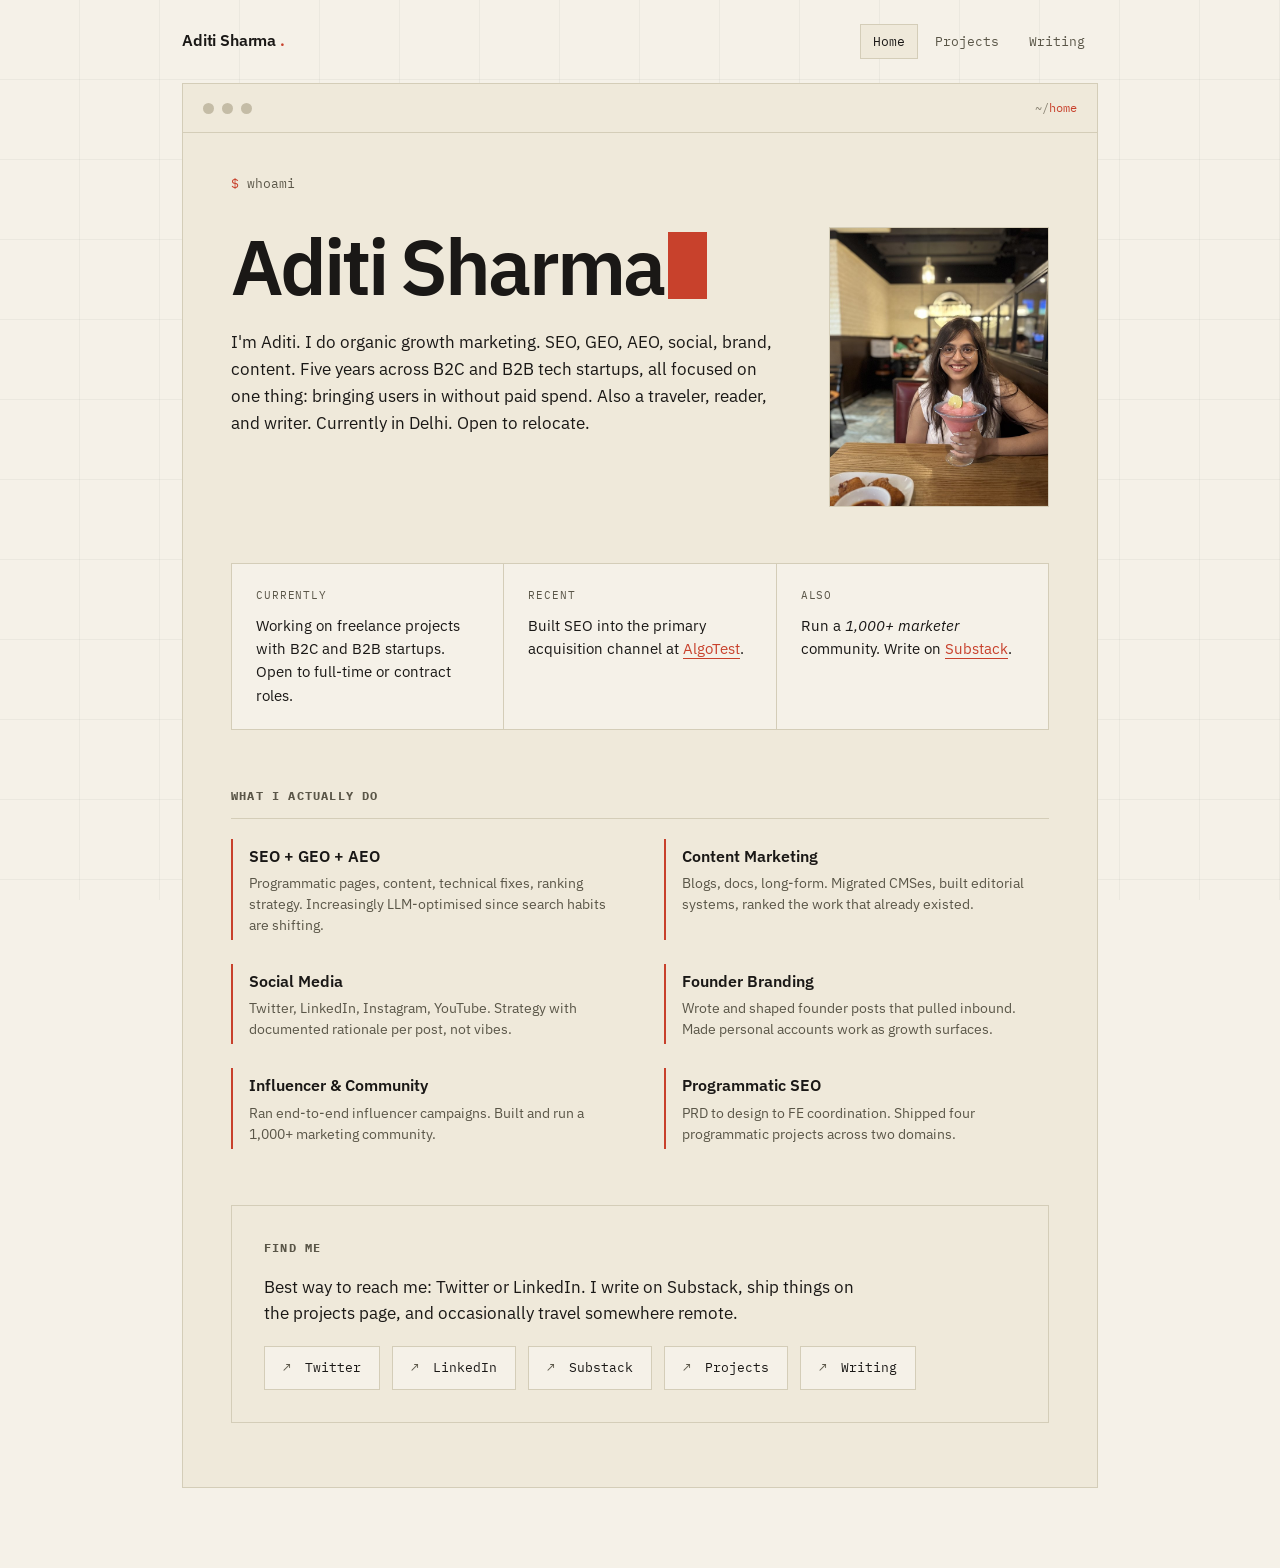
<file: index.html>
<!DOCTYPE html>
<html lang="en">
<head>
<meta charset="UTF-8">
<meta name="viewport" content="width=device-width, initial-scale=1.0">
<title>Aditi Sharma · Organic Growth Marketer</title>
<link rel="preconnect" href="https://fonts.googleapis.com">
<link rel="preconnect" href="https://fonts.gstatic.com" crossorigin>
<link href="https://fonts.googleapis.com/css2?family=IBM+Plex+Mono:wght@300;400;500;600&family=IBM+Plex+Sans:wght@300;400;500;600&display=swap" rel="stylesheet">
<link rel="stylesheet" href="shared.css">
<style>
  /* HOME-SPECIFIC */
  .hero-row {
    display: grid;
    grid-template-columns: 1fr 220px;
    gap: 48px;
    align-items: start;
    margin: 32px 0 56px;
  }
  .hero-row .hero-text h1 {
    font-family: 'IBM Plex Sans', sans-serif;
    font-weight: 600;
    font-size: clamp(40px, 7vw, 78px);
    line-height: 1;
    letter-spacing: -0.04em;
    margin-bottom: 24px;
    color: var(--text);
  }
  .hero-row .hero-text h1 .blink {
    display: inline-block;
    width: 0.5em;
    height: 0.85em;
    background: var(--accent);
    vertical-align: -0.05em;
    margin-left: 4px;
    animation: blink 1.1s step-end infinite;
  }
  @keyframes blink { 50% { opacity: 0; } }
  .hero-row .bio {
    font-family: 'IBM Plex Sans', sans-serif;
    font-size: 17px;
    line-height: 1.6;
    color: var(--text);
    max-width: 60ch;
    margin-bottom: 0;
  }
  .hero-row .photo {
    width: 220px;
    height: 280px;
    background: var(--panel);
    border: 1px solid var(--line);
    display: flex;
    align-items: center;
    justify-content: center;
    color: var(--dim-bright);
    font-family: 'IBM Plex Mono', monospace;
    font-size: 11px;
    text-align: center;
    overflow: hidden;
  }
  .hero-row .photo img {
    width: 100%;
    height: 100%;
    object-fit: cover;
  }
  .hero-row .photo .placeholder {
    padding: 16px;
    line-height: 1.5;
  }

  /* CALLOUT STRIP */
  .callouts {
    display: grid;
    grid-template-columns: repeat(3, 1fr);
    gap: 1px;
    background: var(--line);
    border: 1px solid var(--line);
    margin: 0 0 56px;
  }
  .callouts .c {
    background: var(--bg);
    padding: 22px 24px;
  }
  .callouts .c .label {
    color: var(--dim-bright);
    font-family: 'IBM Plex Mono', monospace;
    font-size: 11px;
    text-transform: uppercase;
    letter-spacing: 0.08em;
    margin-bottom: 10px;
  }
  .callouts .c .body {
    font-family: 'IBM Plex Sans', sans-serif;
    font-size: 15px;
    line-height: 1.55;
    color: var(--text);
  }
  .callouts .c .body a {
    color: var(--accent);
    text-decoration: none;
    border-bottom: 1px solid var(--accent);
  }

  /* WHAT I DO BLOCK */
  .skills-section {
    margin: 56px 0;
  }
  .skills-section h2 {
    font-family: 'IBM Plex Mono', monospace;
    font-size: 12px;
    color: var(--dim-bright);
    letter-spacing: 0.1em;
    text-transform: uppercase;
    margin-bottom: 20px;
    padding-bottom: 12px;
    border-bottom: 1px solid var(--line);
  }
  .skill-grid {
    display: grid;
    grid-template-columns: repeat(2, 1fr);
    gap: 24px 48px;
  }
  .skill {
    border-left: 2px solid var(--accent);
    padding: 4px 0 4px 16px;
  }
  .skill .name {
    font-family: 'IBM Plex Sans', sans-serif;
    font-weight: 600;
    font-size: 16px;
    color: var(--text);
    margin-bottom: 4px;
  }
  .skill .desc {
    font-family: 'IBM Plex Sans', sans-serif;
    font-size: 14px;
    line-height: 1.5;
    color: var(--dim-bright);
  }

  /* CONTACT BLOCK */
  .contact-section {
    margin: 56px 0 24px;
    padding: 32px;
    background: var(--panel);
    border: 1px solid var(--line);
  }
  .contact-section h2 {
    font-family: 'IBM Plex Mono', monospace;
    font-size: 12px;
    color: var(--dim-bright);
    letter-spacing: 0.1em;
    text-transform: uppercase;
    margin-bottom: 16px;
  }
  .contact-section p {
    font-family: 'IBM Plex Sans', sans-serif;
    font-size: 17px;
    line-height: 1.55;
    color: var(--text);
    margin-bottom: 20px;
    max-width: 60ch;
  }
  .contact-links {
    display: flex;
    flex-wrap: wrap;
    gap: 12px;
  }
  .contact-links a {
    color: var(--text);
    text-decoration: none;
    padding: 10px 18px;
    border: 1px solid var(--line);
    background: var(--bg);
    font-family: 'IBM Plex Mono', monospace;
    font-size: 13px;
    transition: all 0.15s;
  }
  .contact-links a:hover {
    border-color: var(--accent);
    color: var(--accent);
  }
  .contact-links a .arrow {
    color: var(--dim-bright);
    margin-right: 6px;
  }

  @media (max-width: 768px) {
    .hero-row {
      grid-template-columns: 1fr;
      gap: 32px;
    }
    .hero-row .photo { width: 160px; height: 200px; }
    .callouts { grid-template-columns: 1fr; }
    .skill-grid { grid-template-columns: 1fr; gap: 20px; }
    .contact-section { padding: 24px; }
  }
</style>
</head>
<body>

<nav class="topnav">
  <a href="./" class="brand">Aditi Sharma<span class="dot">.</span></a>
  <div class="links">
    <a href="./" class="active">Home</a>
    <a href="projects/">Projects</a>
    <a href="writing/">Writing</a>
  </div>
</nav>

<div class="wrap">

  <div class="term-header">
    <div class="dots"><span></span><span></span><span></span></div>
    <div class="path">~/<span class="accent">home</span></div>
  </div>

  <div class="term-body">

    <div class="prompt"><span class="green">$</span> whoami</div>

    <div class="hero-row">
      <div class="hero-text">
        <h1>Aditi Sharma<span class="blink"></span></h1>
        <p class="bio">
          I'm Aditi. I do organic growth marketing. SEO, GEO, AEO, social, brand, content. Five years across B2C and B2B tech startups, all focused on one thing: bringing users in without paid spend. Also a traveler, reader, and writer. Currently in Delhi. Open to relocate.
        </p>
      </div>
      <div class="photo">
        <img src="img/aditi.jpg" alt="Aditi Sharma">
      </div>
    </div>

    <div class="callouts">
      <div class="c">
        <div class="label">Currently</div>
        <div class="body">Working on freelance projects with B2C and B2B startups. Open to full-time or contract roles.</div>
      </div>
      <div class="c">
        <div class="label">Recent</div>
        <div class="body">Built SEO into the primary acquisition channel at <a href="projects/">AlgoTest</a>.</div>
      </div>
      <div class="c">
        <div class="label">Also</div>
        <div class="body">Run a <em>1,000+ marketer</em> community. Write on <a href="https://airwarmedd.substack.com/">Substack</a>.</div>
      </div>
    </div>

    <div class="skills-section">
      <h2>What I actually do</h2>
      <div class="skill-grid">
        <div class="skill">
          <div class="name">SEO + GEO + AEO</div>
          <div class="desc">Programmatic pages, content, technical fixes, ranking strategy. Increasingly LLM-optimised since search habits are shifting.</div>
        </div>
        <div class="skill">
          <div class="name">Content Marketing</div>
          <div class="desc">Blogs, docs, long-form. Migrated CMSes, built editorial systems, ranked the work that already existed.</div>
        </div>
        <div class="skill">
          <div class="name">Social Media</div>
          <div class="desc">Twitter, LinkedIn, Instagram, YouTube. Strategy with documented rationale per post, not vibes.</div>
        </div>
        <div class="skill">
          <div class="name">Founder Branding</div>
          <div class="desc">Wrote and shaped founder posts that pulled inbound. Made personal accounts work as growth surfaces.</div>
        </div>
        <div class="skill">
          <div class="name">Influencer & Community</div>
          <div class="desc">Ran end-to-end influencer campaigns. Built and run a 1,000+ marketing community.</div>
        </div>
        <div class="skill">
          <div class="name">Programmatic SEO</div>
          <div class="desc">PRD to design to FE coordination. Shipped four programmatic projects across two domains.</div>
        </div>
      </div>
    </div>

    <div class="contact-section">
      <h2>Find me</h2>
      <p>Best way to reach me: Twitter or LinkedIn. I write on Substack, ship things on the projects page, and occasionally travel somewhere remote.</p>
      <div class="contact-links">
        <a href="https://x.com/airwarmedd"><span class="arrow">↗</span> Twitter</a>
        <a href="https://www.linkedin.com/in/aditisharma1408/"><span class="arrow">↗</span> LinkedIn</a>
        <a href="https://airwarmedd.substack.com/"><span class="arrow">↗</span> Substack</a>
        <a href="projects/"><span class="arrow">↗</span> Projects</a>
        <a href="writing/"><span class="arrow">↗</span> Writing</a>
      </div>
    </div>

  </div>
</div>
</body>
</html>
</file>
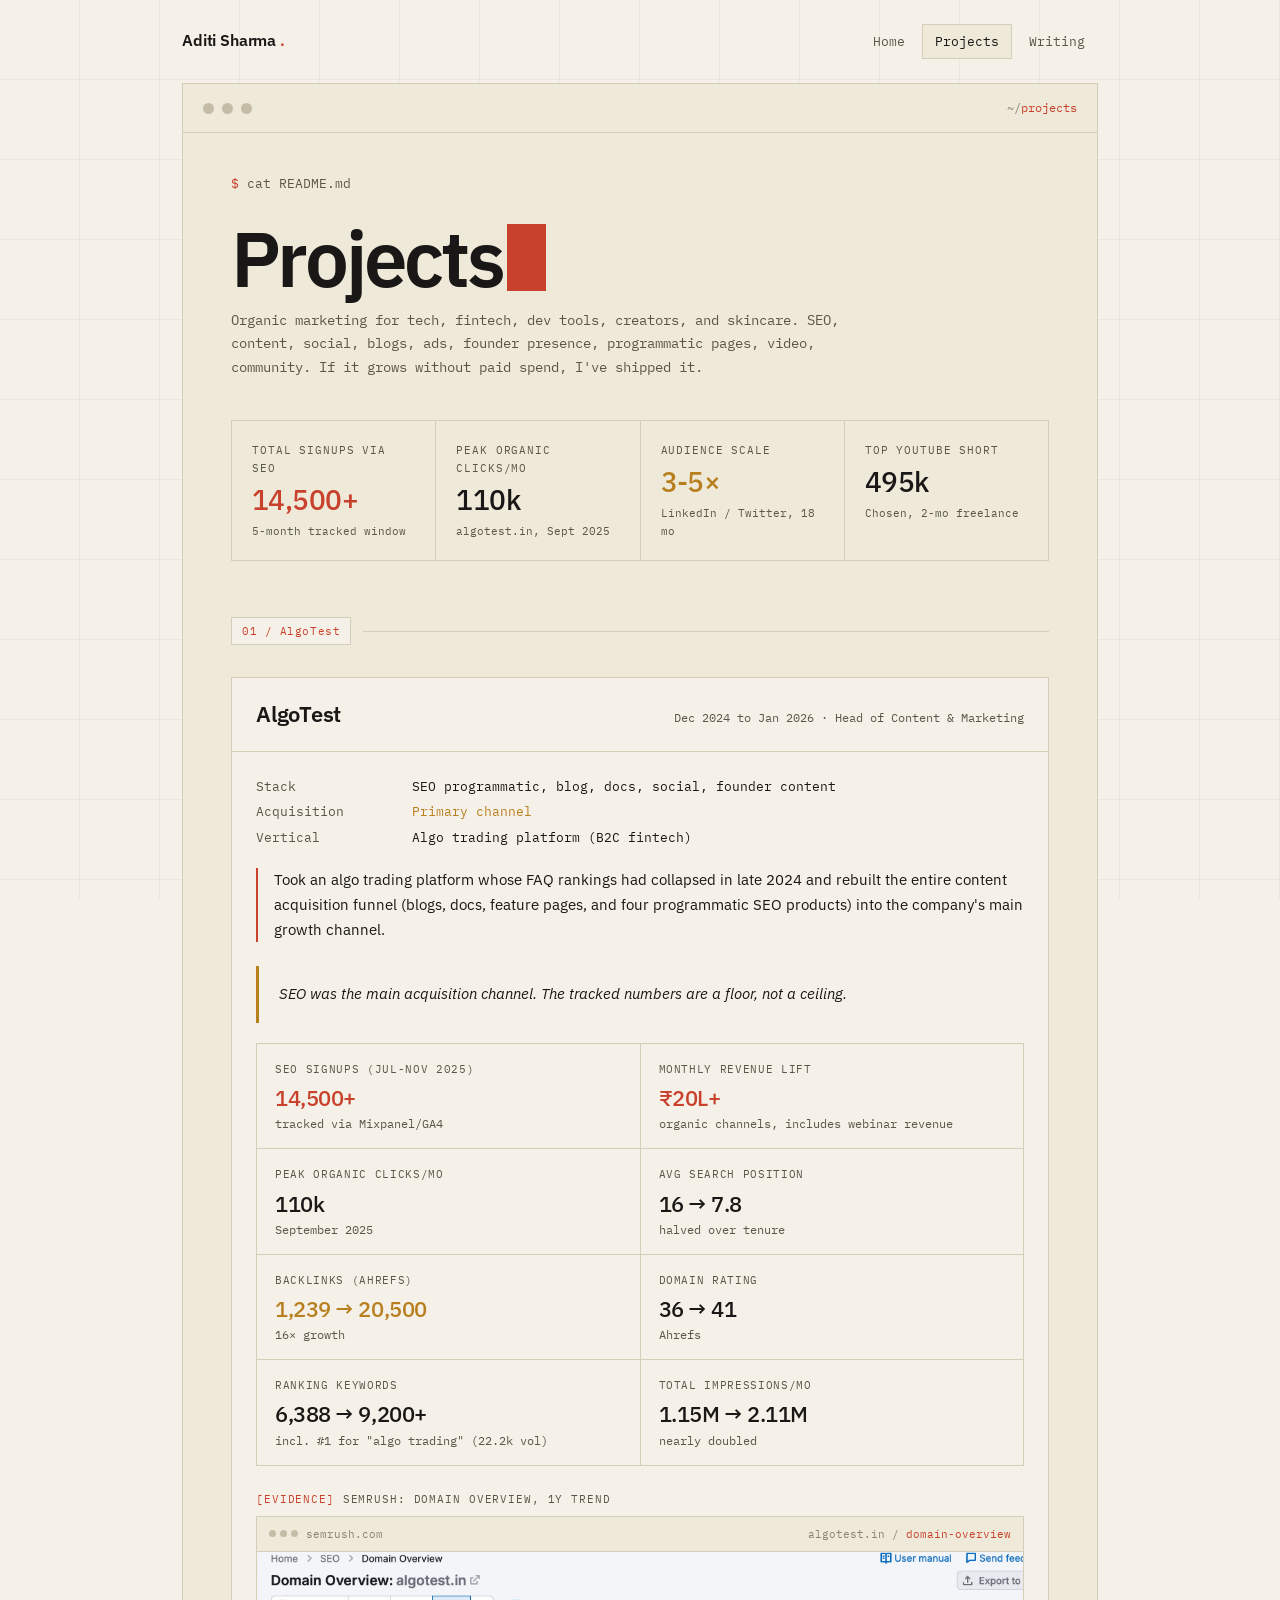
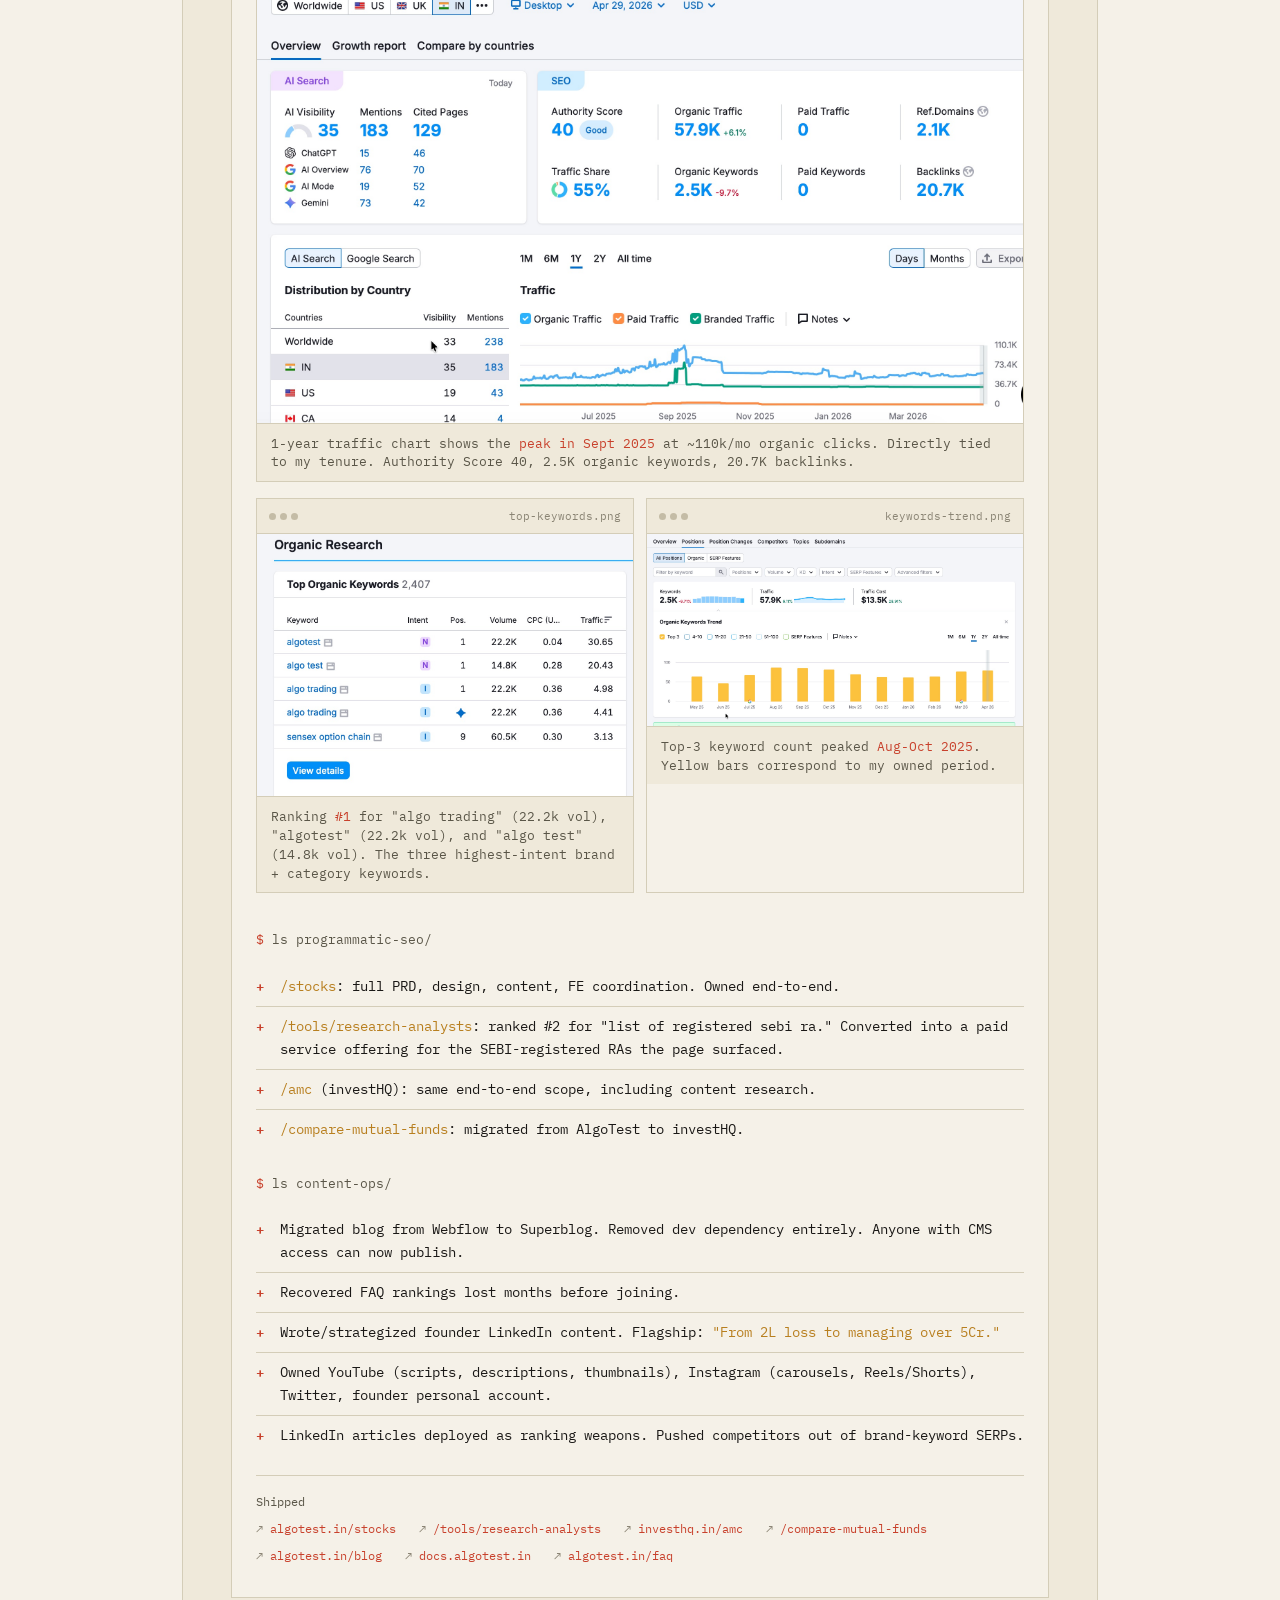
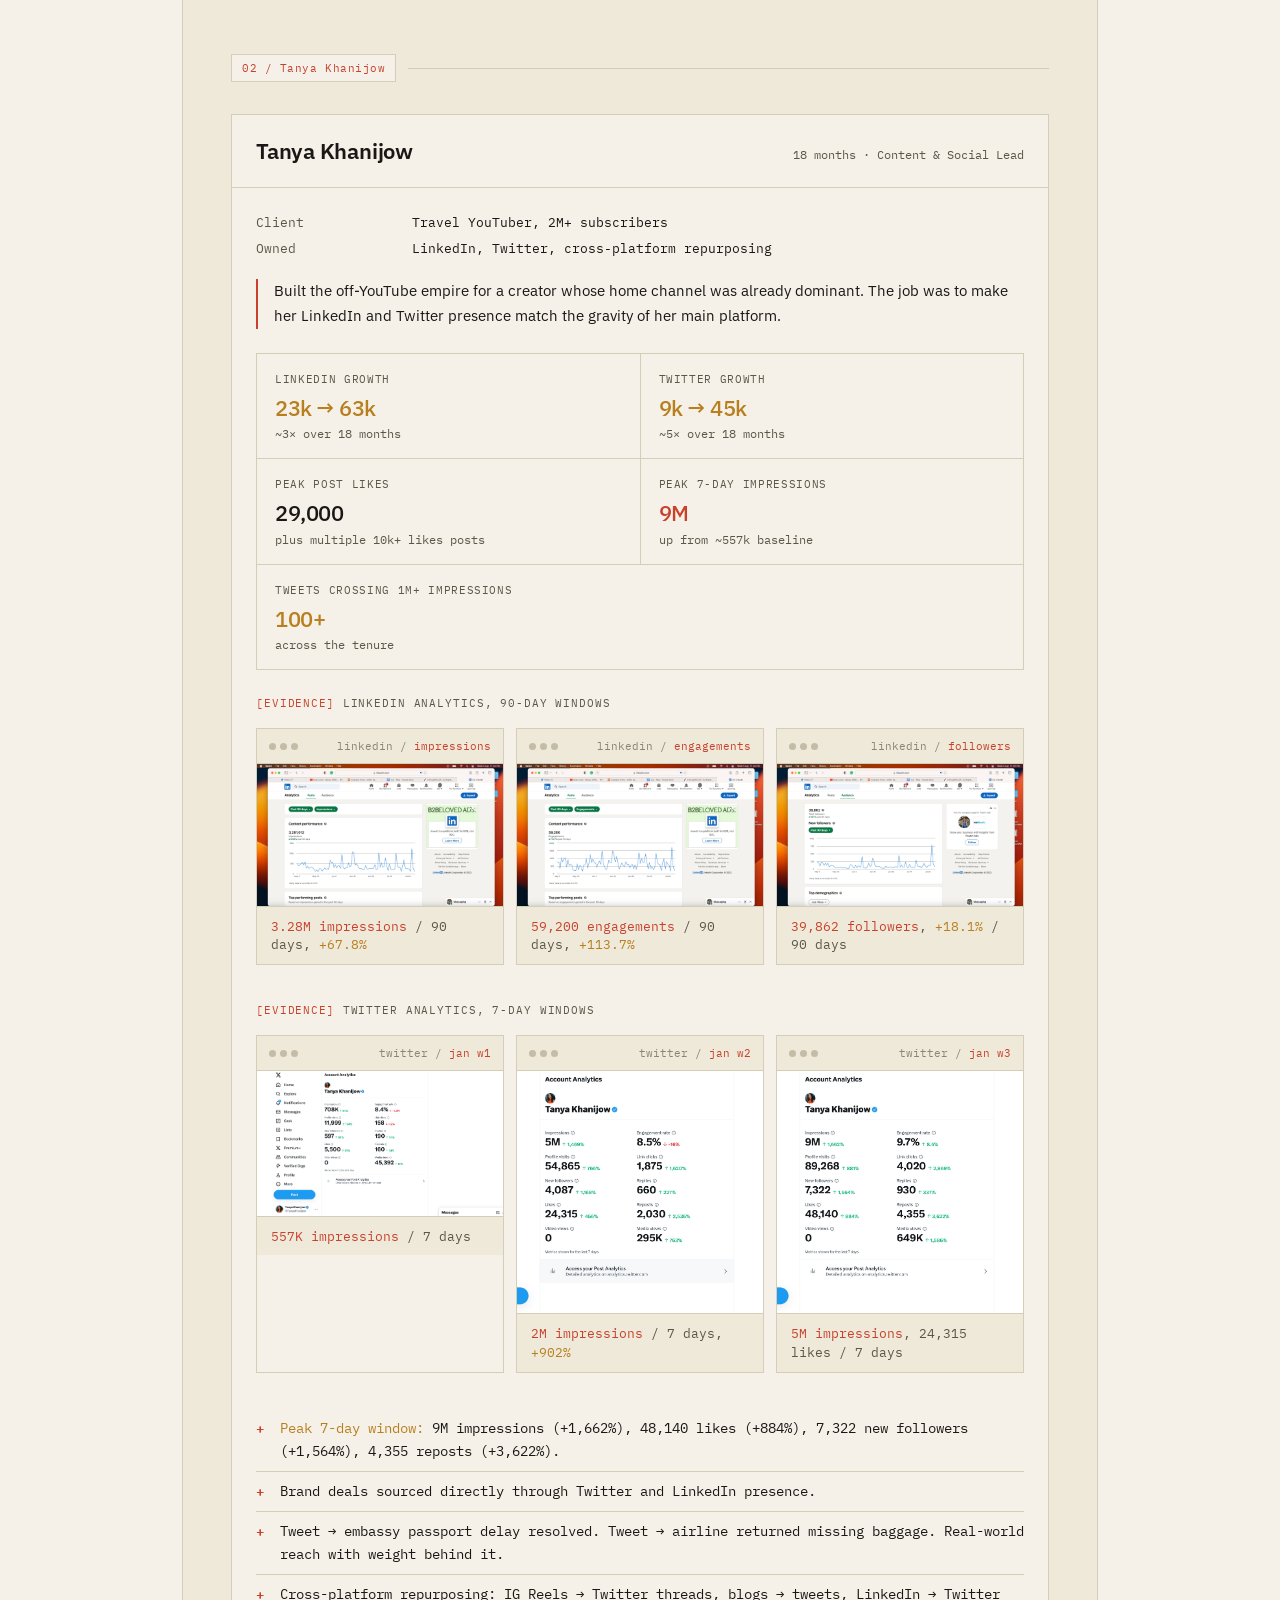
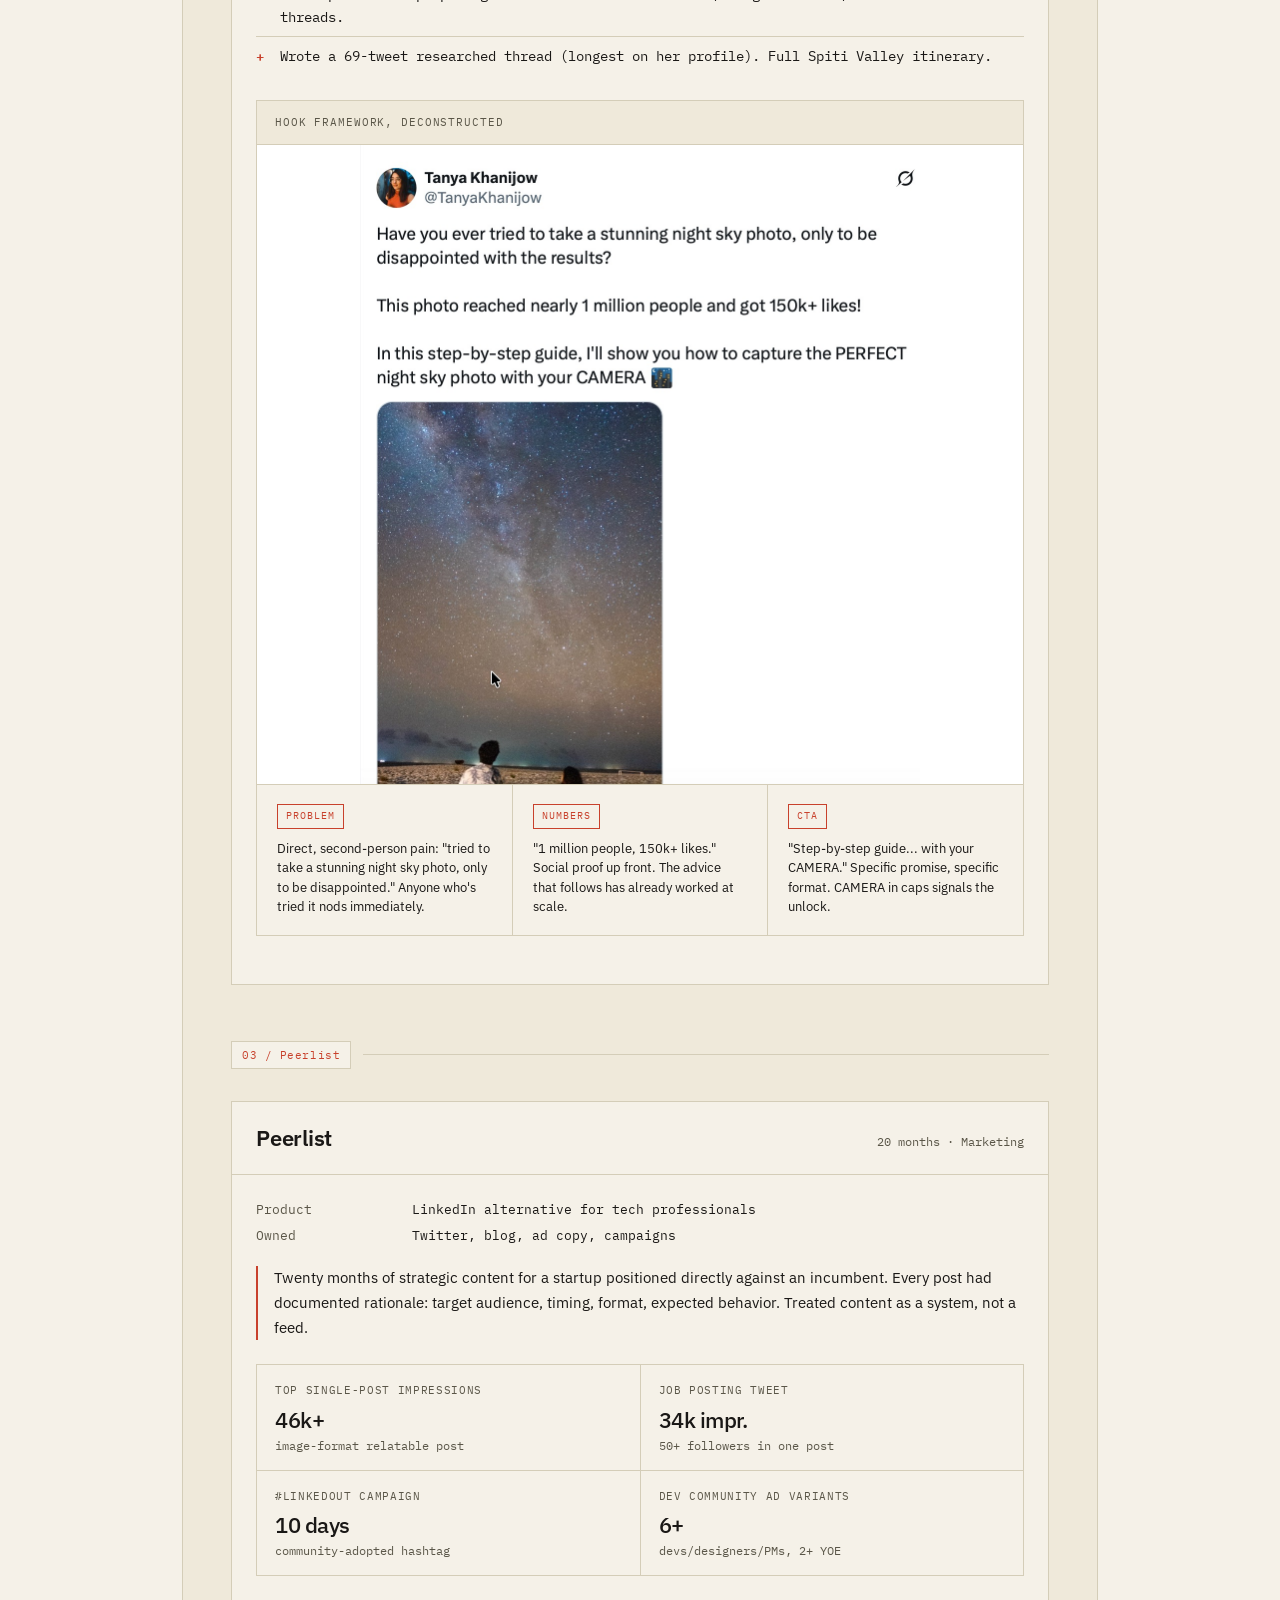
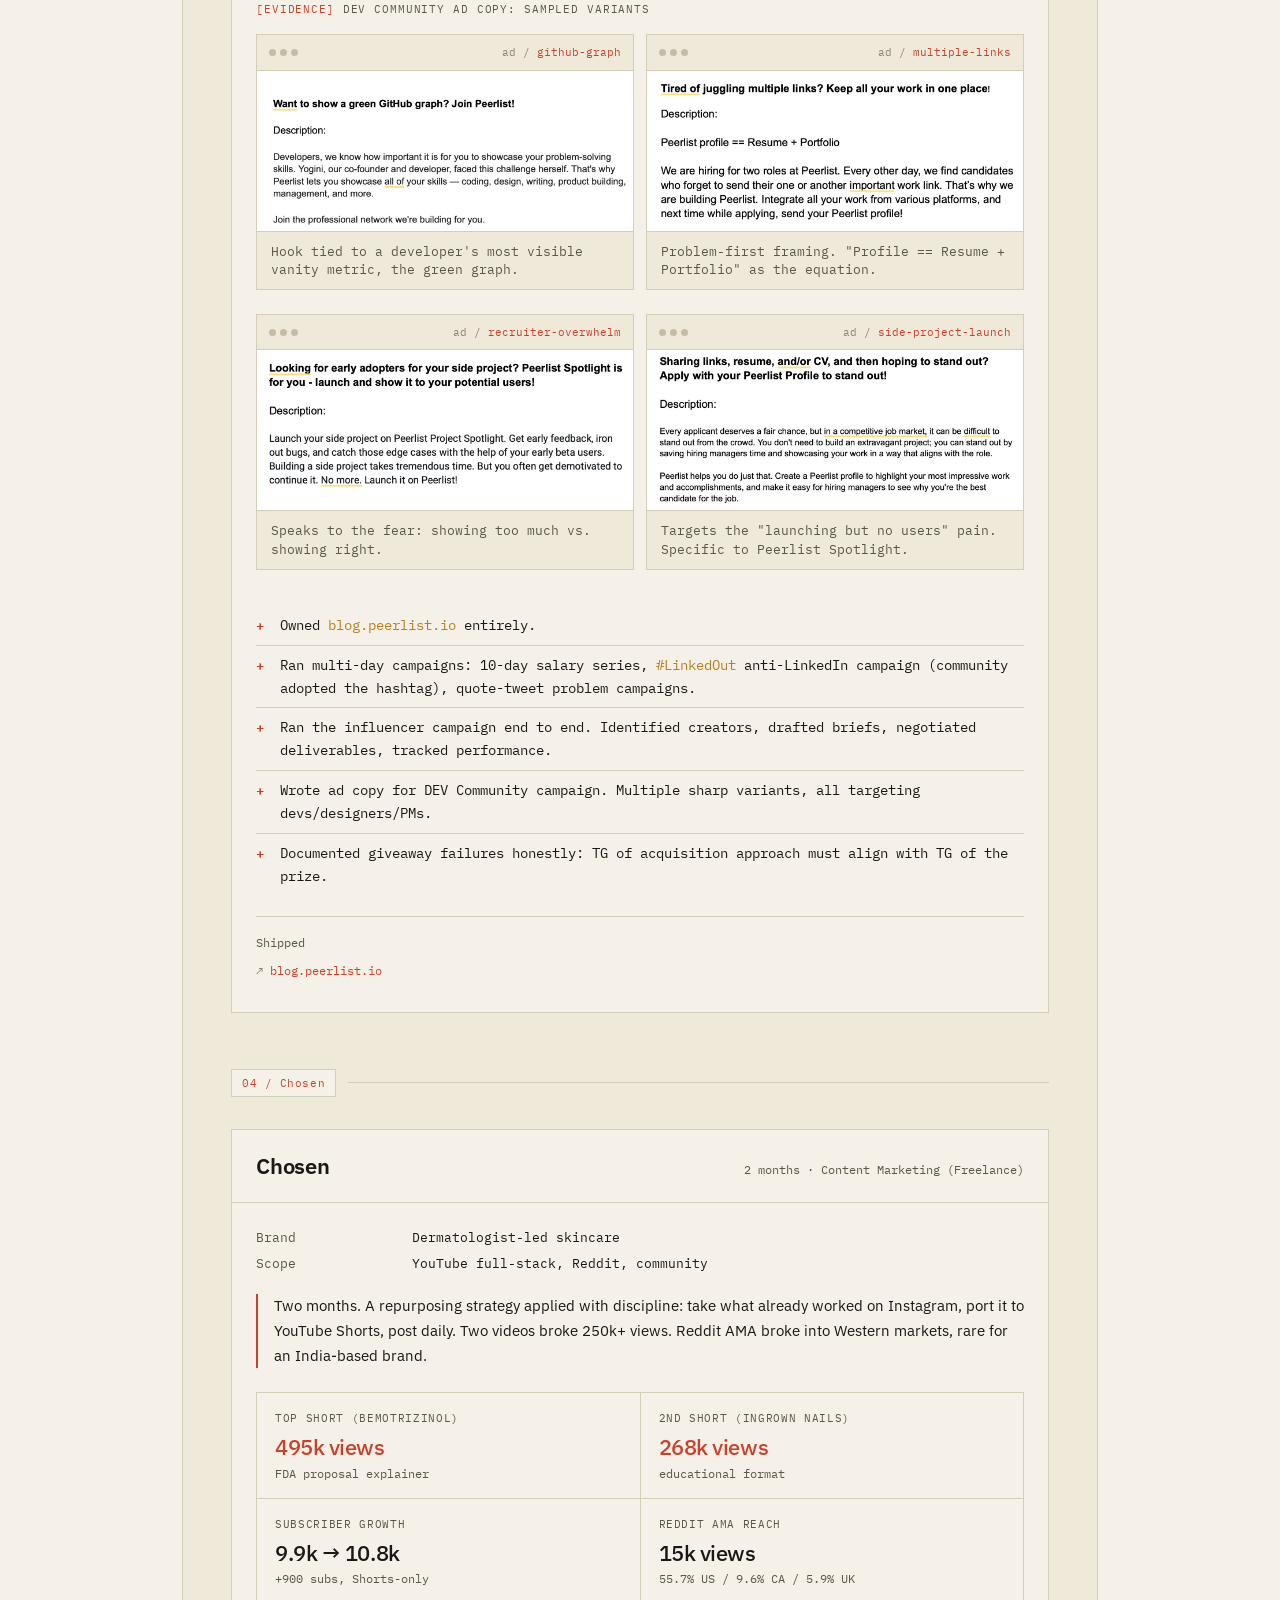
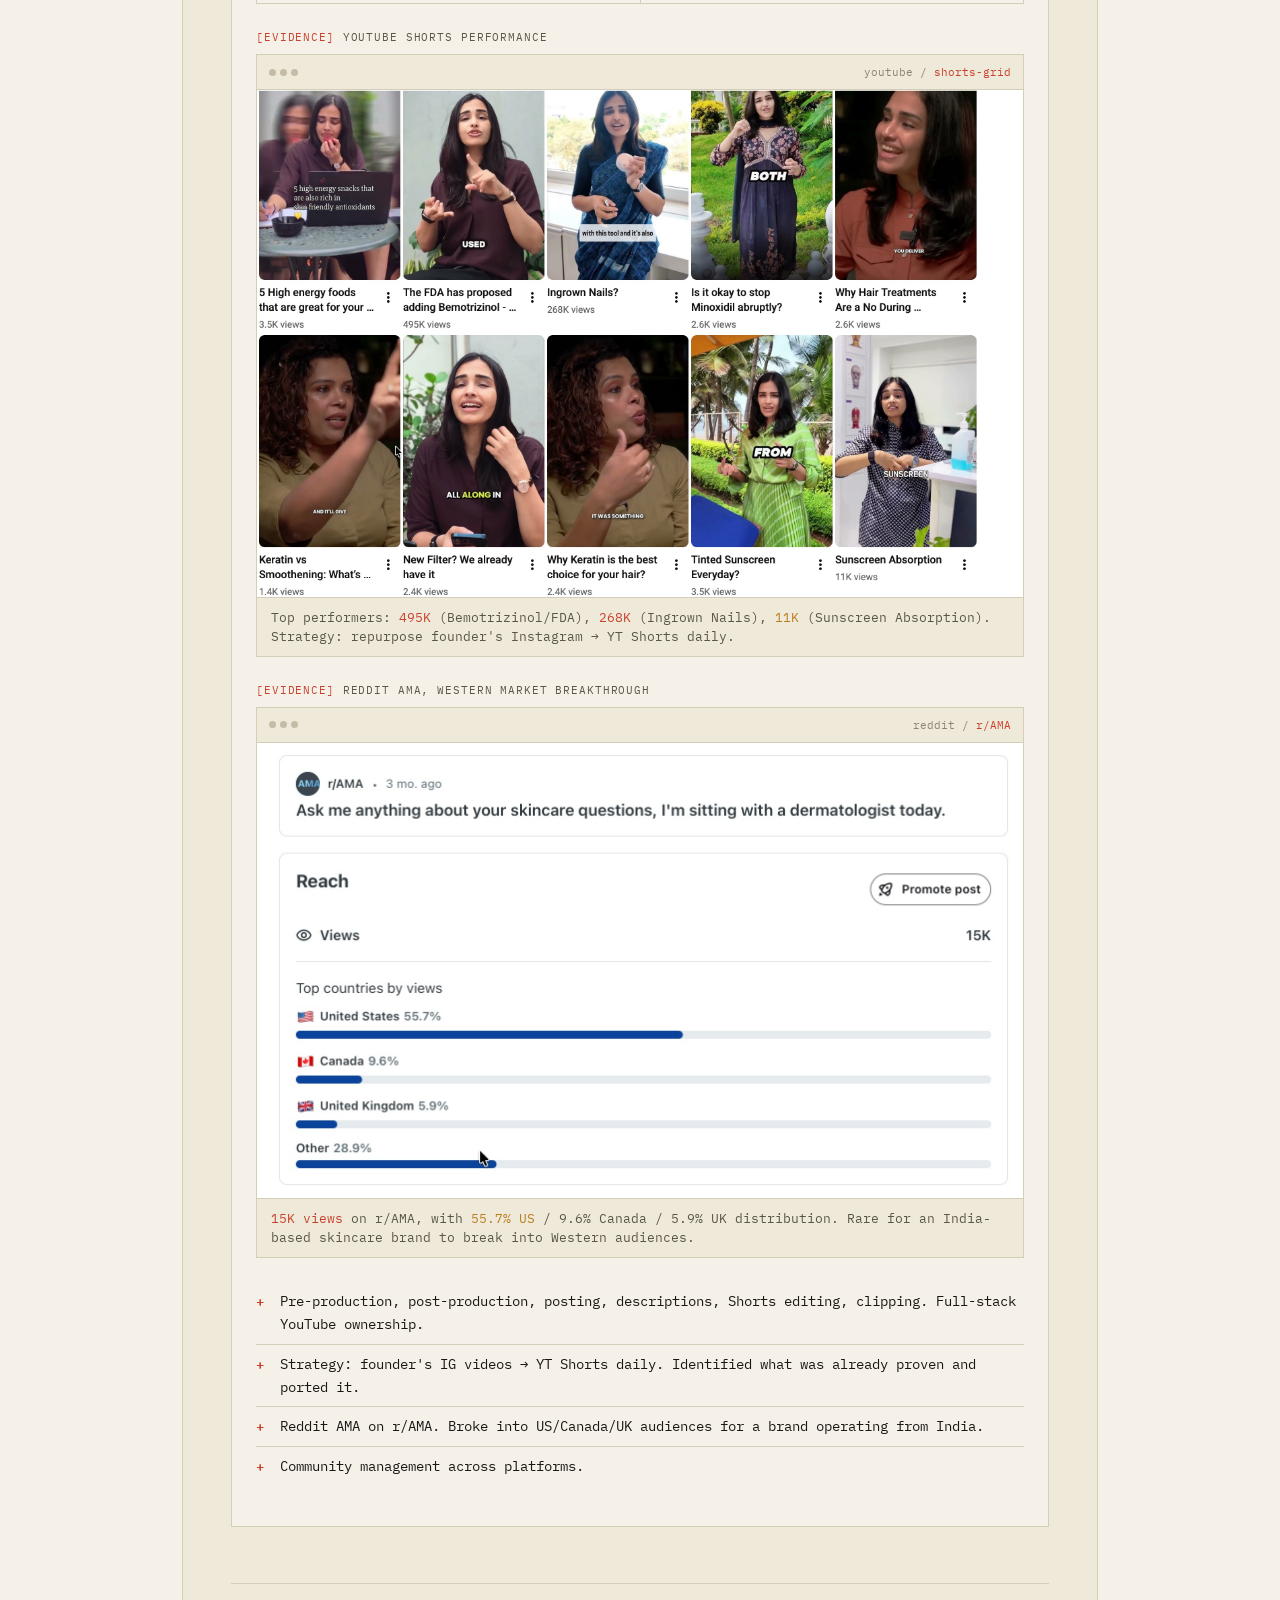
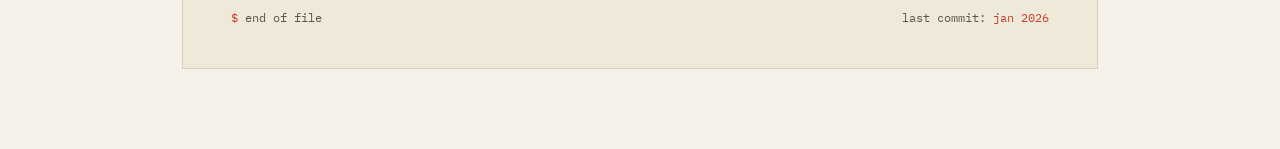
<file: projects/index.html>
<!DOCTYPE html>
<html lang="en">
<head>
<meta charset="UTF-8">
<meta name="viewport" content="width=device-width, initial-scale=1.0">
<title>Aditi Sharma · Projects</title>
<link rel="preconnect" href="https://fonts.googleapis.com">
<link rel="preconnect" href="https://fonts.gstatic.com" crossorigin>
<link href="https://fonts.googleapis.com/css2?family=IBM+Plex+Mono:wght@300;400;500;600&family=IBM+Plex+Sans:wght@300;400;500;600&display=swap" rel="stylesheet">
<link rel="stylesheet" href="../shared.css">
</head>
<body>

<nav class="topnav">
  <a href="../" class="brand">Aditi Sharma<span class="dot">.</span></a>
  <div class="links">
    <a href="../">Home</a>
    <a href="./" class="active">Projects</a>
    <a href="../writing/">Writing</a>
  </div>
</nav>

<div class="wrap">

  <div class="term-header">
    <div class="dots"><span></span><span></span><span></span></div>
    <div class="path">~/<span class="accent">projects</span></div>
  </div>

  <div class="term-body">

    <div class="prompt"><span class="green">$</span> cat README.md</div>

    <h1 class="ascii-name">Projects<span class="blink"></span></h1>

    <p class="subhead">
      Organic marketing for tech, fintech, dev tools, creators, and skincare. SEO, content, social, blogs, ads, founder presence, programmatic pages, video, community. If it grows without paid spend, I've shipped it.
    </p>

    <div class="summary">
      <div class="cell">
        <div class="label">Total signups via SEO</div>
        <div class="value green">14,500+</div>
        <div class="meta">5-month tracked window</div>
      </div>
      <div class="cell">
        <div class="label">Peak organic clicks/mo</div>
        <div class="value">110k</div>
        <div class="meta">algotest.in, Sept 2025</div>
      </div>
      <div class="cell">
        <div class="label">Audience scale</div>
        <div class="value warm">3-5×</div>
        <div class="meta">LinkedIn / Twitter, 18 mo</div>
      </div>
      <div class="cell">
        <div class="label">Top YouTube Short</div>
        <div class="value">495k</div>
        <div class="meta">Chosen, 2-mo freelance</div>
      </div>
    </div>

    <!-- ALGOTEST -->
    <div class="divider">
      <span class="tag">01 / AlgoTest</span>
      <div class="line"></div>
    </div>

    <div class="company">
      <div class="head">
        <span class="name">AlgoTest</span>
        <span class="meta">Dec 2024 to Jan 2026 · Head of Content & Marketing</span>
      </div>
      <div class="body">
        <div class="kv">
          <div class="k">Stack</div><div class="v">SEO programmatic, blog, docs, social, founder content</div>
          <div class="k">Acquisition</div><div class="v warm">Primary channel</div>
          <div class="k">Vertical</div><div class="v">Algo trading platform (B2C fintech)</div>
        </div>

        <p class="summary-line">
          Took an algo trading platform whose FAQ rankings had collapsed in late 2024 and rebuilt the entire content acquisition funnel (blogs, docs, feature pages, and four programmatic SEO products) into the company's main growth channel.
        </p>

        <div class="quote">SEO was the main acquisition channel. The tracked numbers are a floor, not a ceiling.</div>

        <div class="metric-grid">
          <div class="mg-cell">
            <div class="mg-label">SEO signups (Jul-Nov 2025)</div>
            <div class="mg-value green">14,500+</div>
            <div class="mg-note">tracked via Mixpanel/GA4</div>
          </div>
          <div class="mg-cell">
            <div class="mg-label">Monthly revenue lift</div>
            <div class="mg-value green">₹20L+</div>
            <div class="mg-note">organic channels, includes webinar revenue</div>
          </div>
          <div class="mg-cell">
            <div class="mg-label">Peak organic clicks/mo</div>
            <div class="mg-value">110k</div>
            <div class="mg-note">September 2025</div>
          </div>
          <div class="mg-cell">
            <div class="mg-label">Avg search position</div>
            <div class="mg-value">16 → 7.8</div>
            <div class="mg-note">halved over tenure</div>
          </div>
          <div class="mg-cell">
            <div class="mg-label">Backlinks (Ahrefs)</div>
            <div class="mg-value warm">1,239 → 20,500</div>
            <div class="mg-note">16× growth</div>
          </div>
          <div class="mg-cell">
            <div class="mg-label">Domain Rating</div>
            <div class="mg-value">36 → 41</div>
            <div class="mg-note">Ahrefs</div>
          </div>
          <div class="mg-cell">
            <div class="mg-label">Ranking keywords</div>
            <div class="mg-value">6,388 → 9,200+</div>
            <div class="mg-note">incl. #1 for "algo trading" (22.2k vol)</div>
          </div>
          <div class="mg-cell">
            <div class="mg-label">Total impressions/mo</div>
            <div class="mg-value">1.15M → 2.11M</div>
            <div class="mg-note">nearly doubled</div>
          </div>
        </div>

        <div class="evidence">
          <div class="evidence-label"><span class="accent">[evidence]</span> Semrush: domain overview, 1Y trend</div>
          <div class="shot">
            <div class="topbar">
              <div class="dots"><span></span><span></span><span></span></div>
              <span>semrush.com</span>
              <span class="file">algotest.in / <span class="accent">domain-overview</span></span>
            </div>
            <img src="../img/algotest_domain.png" alt="Semrush domain overview for algotest.in">
            <div class="caption">
              1-year traffic chart shows the <span class="accent">peak in Sept 2025</span> at ~110k/mo organic clicks. Directly tied to my tenure. Authority Score 40, 2.5K organic keywords, 20.7K backlinks.
            </div>
          </div>

          <div class="shot-grid">
            <div class="shot">
              <div class="topbar">
                <div class="dots"><span></span><span></span><span></span></div>
                <span class="file">top-keywords.png</span>
              </div>
              <img src="../img/algotest_keywords.png" alt="Top organic keywords">
              <div class="caption">
                Ranking <span class="accent">#1</span> for "algo trading" (22.2k vol), "algotest" (22.2k vol), and "algo test" (14.8k vol). The three highest-intent brand + category keywords.
              </div>
            </div>
            <div class="shot">
              <div class="topbar">
                <div class="dots"><span></span><span></span><span></span></div>
                <span class="file">keywords-trend.png</span>
              </div>
              <img src="../img/algotest_trend.png" alt="Organic keywords trend">
              <div class="caption">
                Top-3 keyword count peaked <span class="accent">Aug-Oct 2025</span>. Yellow bars correspond to my owned period.
              </div>
            </div>
          </div>
        </div>

        <div class="prompt"><span class="green">$</span> ls programmatic-seo/</div>
        <ul class="deeds">
          <li><em>/stocks</em>: full PRD, design, content, FE coordination. Owned end-to-end.</li>
          <li><em>/tools/research-analysts</em>: ranked #2 for "list of registered sebi ra." Converted into a paid service offering for the SEBI-registered RAs the page surfaced.</li>
          <li><em>/amc</em> (investHQ): same end-to-end scope, including content research.</li>
          <li><em>/compare-mutual-funds</em>: migrated from AlgoTest to investHQ.</li>
        </ul>

        <div class="prompt" style="margin-top:24px;"><span class="green">$</span> ls content-ops/</div>
        <ul class="deeds">
          <li>Migrated blog from Webflow to Superblog. Removed dev dependency entirely. Anyone with CMS access can now publish.</li>
          <li>Recovered FAQ rankings lost months before joining.</li>
          <li>Wrote/strategized founder LinkedIn content. Flagship: <em>"From 2L loss to managing over 5Cr."</em></li>
          <li>Owned YouTube (scripts, descriptions, thumbnails), Instagram (carousels, Reels/Shorts), Twitter, founder personal account.</li>
          <li>LinkedIn articles deployed as ranking weapons. Pushed competitors out of brand-keyword SERPs.</li>
        </ul>

        <div class="links-block">
          <div class="label">Shipped</div>
          <a href="https://algotest.in/stocks">algotest.in/stocks</a>
          <a href="https://algotest.in/tools/research-analysts">/tools/research-analysts</a>
          <a href="https://investhq.in/amc">investhq.in/amc</a>
          <a href="https://investhq.in/compare-mutual-funds">/compare-mutual-funds</a>
          <a href="https://algotest.in/blog/">algotest.in/blog</a>
          <a href="https://docs.algotest.in">docs.algotest.in</a>
          <a href="https://algotest.in/faq">algotest.in/faq</a>
        </div>
      </div>
    </div>

    <!-- TANYA -->
    <div class="divider">
      <span class="tag">02 / Tanya Khanijow</span>
      <div class="line"></div>
    </div>

    <div class="company">
      <div class="head">
        <span class="name">Tanya Khanijow</span>
        <span class="meta">18 months · Content & Social Lead</span>
      </div>
      <div class="body">
        <div class="kv">
          <div class="k">Client</div><div class="v">Travel YouTuber, 2M+ subscribers</div>
          <div class="k">Owned</div><div class="v">LinkedIn, Twitter, cross-platform repurposing</div>
        </div>

        <p class="summary-line">
          Built the off-YouTube empire for a creator whose home channel was already dominant. The job was to make her LinkedIn and Twitter presence match the gravity of her main platform.
        </p>

        <div class="metric-grid">
          <div class="mg-cell">
            <div class="mg-label">LinkedIn growth</div>
            <div class="mg-value warm">23k → 63k</div>
            <div class="mg-note">~3× over 18 months</div>
          </div>
          <div class="mg-cell">
            <div class="mg-label">Twitter growth</div>
            <div class="mg-value warm">9k → 45k</div>
            <div class="mg-note">~5× over 18 months</div>
          </div>
          <div class="mg-cell">
            <div class="mg-label">Peak post likes</div>
            <div class="mg-value">29,000</div>
            <div class="mg-note">plus multiple 10k+ likes posts</div>
          </div>
          <div class="mg-cell">
            <div class="mg-label">Peak 7-day impressions</div>
            <div class="mg-value green">9M</div>
            <div class="mg-note">up from ~557k baseline</div>
          </div>
          <div class="mg-cell mg-cell-wide">
            <div class="mg-label">Tweets crossing 1M+ impressions</div>
            <div class="mg-value warm">100+</div>
            <div class="mg-note">across the tenure</div>
          </div>
        </div>

        <div class="evidence">
          <div class="evidence-label"><span class="accent">[evidence]</span> LinkedIn analytics, 90-day windows</div>
          <div class="shot-grid-3">
            <div class="shot">
              <div class="topbar">
                <div class="dots"><span></span><span></span><span></span></div>
                <span class="file">linkedin / <span class="accent">impressions</span></span>
              </div>
              <img src="../img/tanya_li_impressions_aug.png" alt="LinkedIn impressions 3.28M">
              <div class="caption"><span class="accent">3.28M impressions</span> / 90 days, <span class="warm">+67.8%</span></div>
            </div>
            <div class="shot">
              <div class="topbar">
                <div class="dots"><span></span><span></span><span></span></div>
                <span class="file">linkedin / <span class="accent">engagements</span></span>
              </div>
              <img src="../img/tanya_li_engagements_aug.png" alt="LinkedIn engagements 59.2k">
              <div class="caption"><span class="accent">59,200 engagements</span> / 90 days, <span class="warm">+113.7%</span></div>
            </div>
            <div class="shot">
              <div class="topbar">
                <div class="dots"><span></span><span></span><span></span></div>
                <span class="file">linkedin / <span class="accent">followers</span></span>
              </div>
              <img src="../img/tanya_li_followers_aug.png" alt="LinkedIn followers 39.8k">
              <div class="caption"><span class="accent">39,862 followers</span>, <span class="warm">+18.1%</span> / 90 days</div>
            </div>
          </div>

          <div class="evidence-label" style="margin-top: 24px;"><span class="accent">[evidence]</span> Twitter analytics, 7-day windows</div>
          <div class="shot-grid-3">
            <div class="shot">
              <div class="topbar">
                <div class="dots"><span></span><span></span><span></span></div>
                <span class="file">twitter / <span class="accent">jan w1</span></span>
              </div>
              <img src="../img/tanya_tw_557k.png" alt="Twitter 557K impressions">
              <div class="caption"><span class="accent">557K impressions</span> / 7 days</div>
            </div>
            <div class="shot">
              <div class="topbar">
                <div class="dots"><span></span><span></span><span></span></div>
                <span class="file">twitter / <span class="accent">jan w2</span></span>
              </div>
              <img src="../img/tanya_tw_2m.png" alt="Twitter 2M impressions">
              <div class="caption"><span class="accent">2M impressions</span> / 7 days, <span class="warm">+902%</span></div>
            </div>
            <div class="shot">
              <div class="topbar">
                <div class="dots"><span></span><span></span><span></span></div>
                <span class="file">twitter / <span class="accent">jan w3</span></span>
              </div>
              <img src="../img/tanya_tw_5m.png" alt="Twitter 5M impressions">
              <div class="caption"><span class="accent">5M impressions</span>, 24,315 likes / 7 days</div>
            </div>
          </div>

        </div>

        <ul class="deeds">
          <li><em>Peak 7-day window:</em> 9M impressions (+1,662%), 48,140 likes (+884%), 7,322 new followers (+1,564%), 4,355 reposts (+3,622%).</li>
          <li>Brand deals sourced directly through Twitter and LinkedIn presence.</li>
          <li>Tweet → embassy passport delay resolved. Tweet → airline returned missing baggage. Real-world reach with weight behind it.</li>
          <li>Cross-platform repurposing: IG Reels → Twitter threads, blogs → tweets, LinkedIn → Twitter threads.</li>
          <li>Wrote a 69-tweet researched thread (longest on her profile). Full Spiti Valley itinerary.</li>
        </ul>

        <div class="hook-frame">
          <div class="hook-header">Hook framework, deconstructed</div>
          <div class="hook-shot">
            <img src="../img/tanya_hook_tweet.png" alt="Tanya Khanijow tweet about night sky photography">
          </div>
          <div class="hook-parts">
            <div class="hook-part">
              <div class="hook-tag">Problem</div>
              <div class="hook-text">Direct, second-person pain: "tried to take a stunning night sky photo, only to be disappointed." Anyone who's tried it nods immediately.</div>
            </div>
            <div class="hook-part">
              <div class="hook-tag">Numbers</div>
              <div class="hook-text">"1 million people, 150k+ likes." Social proof up front. The advice that follows has already worked at scale.</div>
            </div>
            <div class="hook-part">
              <div class="hook-tag">CTA</div>
              <div class="hook-text">"Step-by-step guide... with your CAMERA." Specific promise, specific format. CAMERA in caps signals the unlock.</div>
            </div>
          </div>
        </div>
      </div>
    </div>

    <!-- PEERLIST -->
    <div class="divider">
      <span class="tag">03 / Peerlist</span>
      <div class="line"></div>
    </div>

    <div class="company">
      <div class="head">
        <span class="name">Peerlist</span>
        <span class="meta">20 months · Marketing</span>
      </div>
      <div class="body">
        <div class="kv">
          <div class="k">Product</div><div class="v">LinkedIn alternative for tech professionals</div>
          <div class="k">Owned</div><div class="v">Twitter, blog, ad copy, campaigns</div>
        </div>

        <p class="summary-line">
          Twenty months of strategic content for a startup positioned directly against an incumbent. Every post had documented rationale: target audience, timing, format, expected behavior. Treated content as a system, not a feed.
        </p>

        <div class="metric-grid">
          <div class="mg-cell">
            <div class="mg-label">Top single-post impressions</div>
            <div class="mg-value">46k+</div>
            <div class="mg-note">image-format relatable post</div>
          </div>
          <div class="mg-cell">
            <div class="mg-label">Job posting tweet</div>
            <div class="mg-value">34k impr.</div>
            <div class="mg-note">50+ followers in one post</div>
          </div>
          <div class="mg-cell">
            <div class="mg-label">#LinkedOut campaign</div>
            <div class="mg-value">10 days</div>
            <div class="mg-note">community-adopted hashtag</div>
          </div>
          <div class="mg-cell">
            <div class="mg-label">DEV Community ad variants</div>
            <div class="mg-value">6+</div>
            <div class="mg-note">devs/designers/PMs, 2+ YOE</div>
          </div>
        </div>

        <div class="evidence">
          <div class="evidence-label"><span class="accent">[evidence]</span> DEV Community ad copy: sampled variants</div>
          <div class="shot-grid">
            <div class="shot">
              <div class="topbar">
                <div class="dots"><span></span><span></span><span></span></div>
                <span class="file">ad / <span class="accent">github-graph</span></span>
              </div>
              <img src="../img/peerlist_ad1.png" alt="Peerlist ad - GitHub graph">
              <div class="caption">Hook tied to a developer's most visible vanity metric, the green graph.</div>
            </div>
            <div class="shot">
              <div class="topbar">
                <div class="dots"><span></span><span></span><span></span></div>
                <span class="file">ad / <span class="accent">multiple-links</span></span>
              </div>
              <img src="../img/peerlist_ad2.png" alt="Peerlist ad - multiple links">
              <div class="caption">Problem-first framing. "Profile == Resume + Portfolio" as the equation.</div>
            </div>
            <div class="shot">
              <div class="topbar">
                <div class="dots"><span></span><span></span><span></span></div>
                <span class="file">ad / <span class="accent">recruiter-overwhelm</span></span>
              </div>
              <img src="../img/peerlist_ad3.png" alt="Peerlist ad - recruiter overwhelm">
              <div class="caption">Speaks to the fear: showing too much vs. showing right.</div>
            </div>
            <div class="shot">
              <div class="topbar">
                <div class="dots"><span></span><span></span><span></span></div>
                <span class="file">ad / <span class="accent">side-project-launch</span></span>
              </div>
              <img src="../img/peerlist_ad4.png" alt="Peerlist ad - side project launch">
              <div class="caption">Targets the "launching but no users" pain. Specific to Peerlist Spotlight.</div>
            </div>
          </div>
        </div>

        <ul class="deeds">
          <li>Owned <em>blog.peerlist.io</em> entirely.</li>
          <li>Ran multi-day campaigns: 10-day salary series, <em>#LinkedOut</em> anti-LinkedIn campaign (community adopted the hashtag), quote-tweet problem campaigns.</li>
          <li>Ran the influencer campaign end to end. Identified creators, drafted briefs, negotiated deliverables, tracked performance.</li>
          <li>Wrote ad copy for DEV Community campaign. Multiple sharp variants, all targeting devs/designers/PMs.</li>
          <li>Documented giveaway failures honestly: TG of acquisition approach must align with TG of the prize.</li>
        </ul>

        <div class="links-block">
          <div class="label">Shipped</div>
          <a href="https://blog.peerlist.io">blog.peerlist.io</a>
        </div>
      </div>
    </div>

    <!-- CHOSEN -->
    <div class="divider">
      <span class="tag">04 / Chosen</span>
      <div class="line"></div>
    </div>

    <div class="company">
      <div class="head">
        <span class="name">Chosen</span>
        <span class="meta">2 months · Content Marketing (Freelance)</span>
      </div>
      <div class="body">
        <div class="kv">
          <div class="k">Brand</div><div class="v">Dermatologist-led skincare</div>
          <div class="k">Scope</div><div class="v">YouTube full-stack, Reddit, community</div>
        </div>

        <p class="summary-line">
          Two months. A repurposing strategy applied with discipline: take what already worked on Instagram, port it to YouTube Shorts, post daily. Two videos broke 250k+ views. Reddit AMA broke into Western markets, rare for an India-based brand.
        </p>

        <div class="metric-grid">
          <div class="mg-cell">
            <div class="mg-label">Top Short (Bemotrizinol)</div>
            <div class="mg-value green">495k views</div>
            <div class="mg-note">FDA proposal explainer</div>
          </div>
          <div class="mg-cell">
            <div class="mg-label">2nd Short (Ingrown Nails)</div>
            <div class="mg-value green">268k views</div>
            <div class="mg-note">educational format</div>
          </div>
          <div class="mg-cell">
            <div class="mg-label">Subscriber growth</div>
            <div class="mg-value">9.9k → 10.8k</div>
            <div class="mg-note">+900 subs, Shorts-only</div>
          </div>
          <div class="mg-cell">
            <div class="mg-label">Reddit AMA reach</div>
            <div class="mg-value">15k views</div>
            <div class="mg-note">55.7% US / 9.6% CA / 5.9% UK</div>
          </div>
        </div>

        <div class="evidence">
          <div class="evidence-label"><span class="accent">[evidence]</span> YouTube Shorts performance</div>
          <div class="shot">
            <div class="topbar">
              <div class="dots"><span></span><span></span><span></span></div>
              <span class="file">youtube / <span class="accent">shorts-grid</span></span>
            </div>
            <img src="../img/chosen_youtube.png" alt="Chosen YouTube Shorts performance">
            <div class="caption">
              Top performers: <span class="accent">495K</span> (Bemotrizinol/FDA), <span class="accent">268K</span> (Ingrown Nails), <span class="warm">11K</span> (Sunscreen Absorption). Strategy: repurpose founder's Instagram → YT Shorts daily.
            </div>
          </div>

          <div class="evidence-label" style="margin-top:24px;"><span class="accent">[evidence]</span> Reddit AMA, Western market breakthrough</div>
          <div class="shot">
            <div class="topbar">
              <div class="dots"><span></span><span></span><span></span></div>
              <span class="file">reddit / <span class="accent">r/AMA</span></span>
            </div>
            <img src="../img/chosen_reddit.png" alt="Chosen Reddit AMA reach">
            <div class="caption">
              <span class="accent">15K views</span> on r/AMA, with <span class="warm">55.7% US</span> / 9.6% Canada / 5.9% UK distribution. Rare for an India-based skincare brand to break into Western audiences.
            </div>
          </div>
        </div>

        <ul class="deeds">
          <li>Pre-production, post-production, posting, descriptions, Shorts editing, clipping. Full-stack YouTube ownership.</li>
          <li>Strategy: founder's IG videos → YT Shorts daily. Identified what was already proven and ported it.</li>
          <li>Reddit AMA on r/AMA. Broke into US/Canada/UK audiences for a brand operating from India.</li>
          <li>Community management across platforms.</li>
        </ul>
      </div>
    </div>

    <div class="footer">
      <span><span class="accent">$</span> end of file</span>
      <span>last commit: <span class="accent">jan 2026</span></span>
    </div>

  </div>
</div>
</body>
</html>
</file>
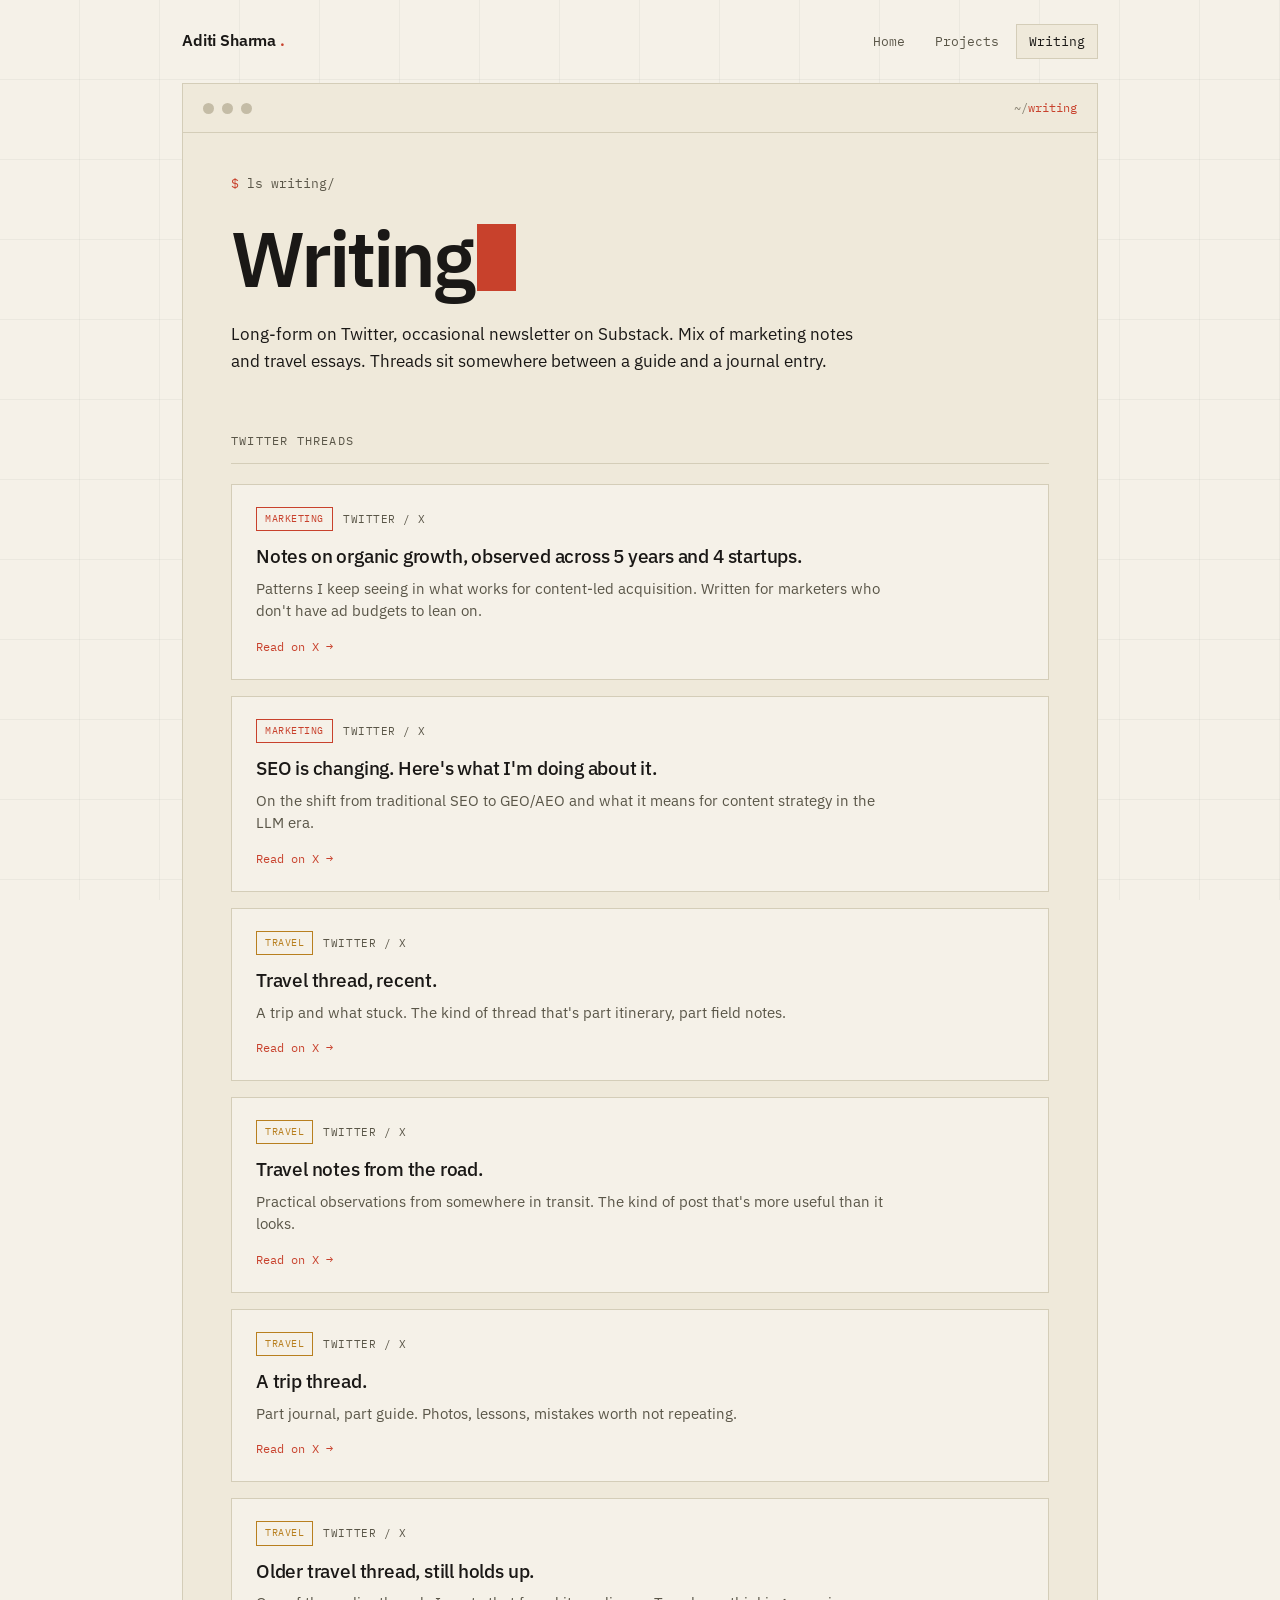
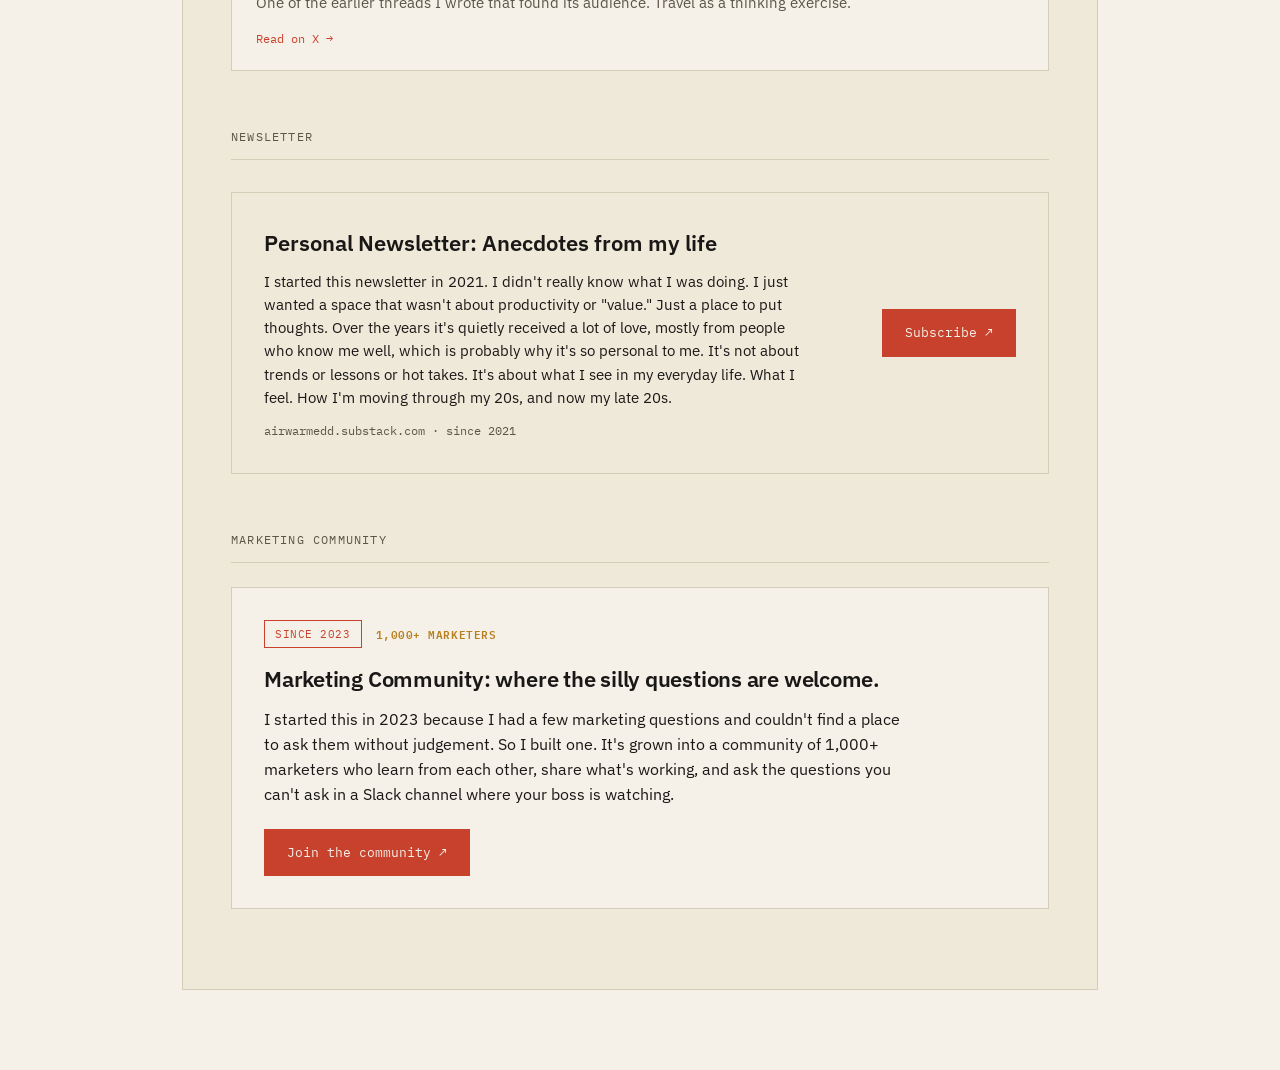
<file: writing/index.html>
<!DOCTYPE html>
<html lang="en">
<head>
<meta charset="UTF-8">
<meta name="viewport" content="width=device-width, initial-scale=1.0">
<title>Aditi Sharma · Writing</title>
<link rel="preconnect" href="https://fonts.googleapis.com">
<link rel="preconnect" href="https://fonts.gstatic.com" crossorigin>
<link href="https://fonts.googleapis.com/css2?family=IBM+Plex+Mono:wght@300;400;500;600&family=IBM+Plex+Sans:wght@300;400;500;600&display=swap" rel="stylesheet">
<link rel="stylesheet" href="../shared.css">
<style>
  /* WRITING-PAGE SPECIFIC */
  .writing-hero {
    margin: 24px 0 48px;
  }
  .writing-hero h1 {
    font-family: 'IBM Plex Sans', sans-serif;
    font-weight: 600;
    font-size: clamp(40px, 7vw, 78px);
    line-height: 1;
    letter-spacing: -0.04em;
    margin-bottom: 24px;
    color: var(--text);
  }
  .writing-hero h1 .blink {
    display: inline-block;
    width: 0.5em;
    height: 0.85em;
    background: var(--accent);
    vertical-align: -0.05em;
    margin-left: 4px;
    animation: blink 1.1s step-end infinite;
  }
  @keyframes blink { 50% { opacity: 0; } }
  .writing-hero p {
    font-family: 'IBM Plex Sans', sans-serif;
    font-size: 17px;
    line-height: 1.6;
    color: var(--text);
    max-width: 65ch;
  }

  /* SECTION HEADERS */
  .section-h {
    font-family: 'IBM Plex Mono', monospace;
    font-size: 12px;
    color: var(--dim-bright);
    letter-spacing: 0.1em;
    text-transform: uppercase;
    margin: 56px 0 20px;
    padding-bottom: 12px;
    border-bottom: 1px solid var(--line);
  }

  /* THREAD CARDS */
  .threads {
    display: grid;
    grid-template-columns: 1fr;
    gap: 16px;
    margin-bottom: 40px;
  }
  .thread {
    border: 1px solid var(--line);
    background: var(--bg);
    padding: 22px 24px;
    text-decoration: none;
    color: inherit;
    display: block;
    transition: all 0.15s ease;
  }
  .thread:hover {
    border-color: var(--accent);
    background: var(--panel);
  }
  .thread .meta {
    display: flex;
    gap: 10px;
    align-items: center;
    margin-bottom: 12px;
    font-family: 'IBM Plex Mono', monospace;
    font-size: 11px;
    color: var(--dim-bright);
    letter-spacing: 0.05em;
    text-transform: uppercase;
  }
  .thread .pill {
    display: inline-block;
    padding: 3px 8px;
    border: 1px solid var(--line);
    color: var(--accent);
    font-size: 10px;
  }
  .thread .pill.travel { color: var(--warm); border-color: var(--warm); }
  .thread .pill.marketing { color: var(--accent); border-color: var(--accent); }
  .thread .platform {
    color: var(--dim-bright);
  }
  .thread h3 {
    font-family: 'IBM Plex Sans', sans-serif;
    font-weight: 500;
    font-size: 19px;
    line-height: 1.4;
    color: var(--text);
    letter-spacing: -0.01em;
    margin-bottom: 8px;
  }
  .thread .desc {
    font-family: 'IBM Plex Sans', sans-serif;
    font-size: 14.5px;
    line-height: 1.55;
    color: var(--dim-bright);
    max-width: 70ch;
  }
  .thread .read {
    margin-top: 14px;
    font-family: 'IBM Plex Mono', monospace;
    font-size: 12px;
    color: var(--accent);
  }
  .thread:hover .read {
    text-decoration: underline;
  }

  /* SUBSTACK CALLOUT */
  .substack-card {
    border: 1px solid var(--line);
    background: var(--panel);
    padding: 32px;
    margin: 32px 0;
    display: grid;
    grid-template-columns: 1fr auto;
    gap: 32px;
    align-items: center;
  }
  .substack-card .info h3 {
    font-family: 'IBM Plex Sans', sans-serif;
    font-weight: 600;
    font-size: 22px;
    color: var(--text);
    margin-bottom: 8px;
  }
  .substack-card .info p {
    font-family: 'IBM Plex Sans', sans-serif;
    font-size: 15px;
    line-height: 1.55;
    color: var(--text);
    max-width: 60ch;
  }
  .substack-card .info .url {
    font-family: 'IBM Plex Mono', monospace;
    font-size: 12px;
    color: var(--dim-bright);
    margin-top: 12px;
  }
  .substack-card a.btn {
    color: var(--bg);
    background: var(--accent);
    text-decoration: none;
    padding: 12px 22px;
    font-family: 'IBM Plex Mono', monospace;
    font-size: 13px;
    border: 1px solid var(--accent);
    transition: all 0.15s;
    white-space: nowrap;
  }
  .substack-card a.btn:hover {
    background: transparent;
    color: var(--accent);
  }

  @media (max-width: 768px) {
    .substack-card { grid-template-columns: 1fr; gap: 20px; }
  }

  /* COMMUNITY CARD */
  .community-card {
    border: 1px solid var(--line);
    background: var(--bg);
    padding: 32px;
    margin: 24px 0 40px;
  }
  .community-meta {
    display: flex;
    align-items: center;
    gap: 14px;
    margin-bottom: 16px;
    font-family: 'IBM Plex Mono', monospace;
    font-size: 11px;
    letter-spacing: 0.05em;
    text-transform: uppercase;
  }
  .community-pill {
    color: var(--accent);
    border: 1px solid var(--accent);
    padding: 4px 10px;
  }
  .community-stat {
    color: var(--warm);
    font-weight: 600;
  }
  .community-card h3 {
    font-family: 'IBM Plex Sans', sans-serif;
    font-weight: 600;
    font-size: 22px;
    line-height: 1.35;
    color: var(--text);
    letter-spacing: -0.01em;
    margin-bottom: 14px;
    max-width: 60ch;
  }
  .community-card p {
    font-family: 'IBM Plex Sans', sans-serif;
    font-size: 15.5px;
    line-height: 1.6;
    color: var(--text);
    max-width: 65ch;
    margin-bottom: 14px;
  }
  .community-card .community-join {
    display: inline-block;
    margin-top: 8px;
    color: var(--bg);
    background: var(--accent);
    text-decoration: none;
    padding: 12px 22px;
    font-family: 'IBM Plex Mono', monospace;
    font-size: 13px;
    border: 1px solid var(--accent);
    transition: all 0.15s;
  }
  .community-card .community-join:hover {
    background: transparent;
    color: var(--accent);
  }
</style>
</head>
<body>

<nav class="topnav">
  <a href="../" class="brand">Aditi Sharma<span class="dot">.</span></a>
  <div class="links">
    <a href="../">Home</a>
    <a href="../projects/">Projects</a>
    <a href="./" class="active">Writing</a>
  </div>
</nav>

<div class="wrap">

  <div class="term-header">
    <div class="dots"><span></span><span></span><span></span></div>
    <div class="path">~/<span class="accent">writing</span></div>
  </div>

  <div class="term-body">

    <div class="prompt"><span class="green">$</span> ls writing/</div>

    <div class="writing-hero">
      <h1>Writing<span class="blink"></span></h1>
      <p>
        Long-form on Twitter, occasional newsletter on Substack. Mix of marketing notes and travel essays. Threads sit somewhere between a guide and a journal entry.
      </p>
    </div>

    <div class="section-h">Twitter threads</div>

    <div class="threads">

      <a href="https://x.com/airwarmedd/status/2043373653707145679" class="thread" target="_blank" rel="noopener">
        <div class="meta">
          <span class="pill marketing">Marketing</span>
          <span class="platform">Twitter / X</span>
        </div>
        <h3>Notes on organic growth, observed across 5 years and 4 startups.</h3>
        <div class="desc">Patterns I keep seeing in what works for content-led acquisition. Written for marketers who don't have ad budgets to lean on.</div>
        <div class="read">Read on X →</div>
      </a>

      <a href="https://x.com/airwarmedd/status/2038617814068584939" class="thread" target="_blank" rel="noopener">
        <div class="meta">
          <span class="pill marketing">Marketing</span>
          <span class="platform">Twitter / X</span>
        </div>
        <h3>SEO is changing. Here's what I'm doing about it.</h3>
        <div class="desc">On the shift from traditional SEO to GEO/AEO and what it means for content strategy in the LLM era.</div>
        <div class="read">Read on X →</div>
      </a>

      <a href="https://x.com/airwarmedd/status/1967845556400861400" class="thread" target="_blank" rel="noopener">
        <div class="meta">
          <span class="pill travel">Travel</span>
          <span class="platform">Twitter / X</span>
        </div>
        <h3>Travel thread, recent.</h3>
        <div class="desc">A trip and what stuck. The kind of thread that's part itinerary, part field notes.</div>
        <div class="read">Read on X →</div>
      </a>

      <a href="https://x.com/airwarmedd/status/1763266210878124296" class="thread" target="_blank" rel="noopener">
        <div class="meta">
          <span class="pill travel">Travel</span>
          <span class="platform">Twitter / X</span>
        </div>
        <h3>Travel notes from the road.</h3>
        <div class="desc">Practical observations from somewhere in transit. The kind of post that's more useful than it looks.</div>
        <div class="read">Read on X →</div>
      </a>

      <a href="https://x.com/airwarmedd/status/1726224067215438179" class="thread" target="_blank" rel="noopener">
        <div class="meta">
          <span class="pill travel">Travel</span>
          <span class="platform">Twitter / X</span>
        </div>
        <h3>A trip thread.</h3>
        <div class="desc">Part journal, part guide. Photos, lessons, mistakes worth not repeating.</div>
        <div class="read">Read on X →</div>
      </a>

      <a href="https://x.com/airwarmedd/status/1636239619120578560" class="thread" target="_blank" rel="noopener">
        <div class="meta">
          <span class="pill travel">Travel</span>
          <span class="platform">Twitter / X</span>
        </div>
        <h3>Older travel thread, still holds up.</h3>
        <div class="desc">One of the earlier threads I wrote that found its audience. Travel as a thinking exercise.</div>
        <div class="read">Read on X →</div>
      </a>

    </div>

    <div class="section-h">Newsletter</div>

    <div class="substack-card">
      <div class="info">
        <h3>Personal Newsletter: Anecdotes from my life</h3>
        <p>I started this newsletter in 2021. I didn't really know what I was doing. I just wanted a space that wasn't about productivity or "value." Just a place to put thoughts. Over the years it's quietly received a lot of love, mostly from people who know me well, which is probably why it's so personal to me. It's not about trends or lessons or hot takes. It's about what I see in my everyday life. What I feel. How I'm moving through my 20s, and now my late 20s.</p>
        <div class="url">airwarmedd.substack.com · since 2021</div>
      </div>
      <a href="https://airwarmedd.substack.com/" class="btn" target="_blank" rel="noopener">Subscribe ↗</a>
    </div>

    <div class="section-h">Marketing community</div>

    <div class="community-card">
      <div class="community-meta">
        <span class="community-pill">Since 2023</span>
        <span class="community-stat">1,000+ marketers</span>
      </div>
      <h3>Marketing Community: where the silly questions are welcome.</h3>
      <p>
        I started this in 2023 because I had a few marketing questions and couldn't find a place to ask them without judgement. So I built one. It's grown into a community of 1,000+ marketers who learn from each other, share what's working, and ask the questions you can't ask in a Slack channel where your boss is watching.
      </p>
      <a href="https://docs.google.com/forms/d/1rcfiouK67580xrALq3rX0lYbBsNWn6p9i0icfXVnc_4/edit" class="community-join" target="_blank" rel="noopener">Join the community ↗</a>
    </div>

  </div>
</div>
</body>
</html>
</file>
<file: shared.css>
:root {
    --bg: #f5f1e8;
    --panel: #efe9da;
    --line: #d4cdb8;
    --text: #1a1816;
    --dim: #8a8474;
    --dim-bright: #5a5648;
    --accent: #c8412c;
    --warm: #b87f1f;
    --rose: #a83a3a;
  }

  /* light-mode tweaks */
  body { background-image:
      linear-gradient(rgba(0,0,0,0.04) 1px, transparent 1px),
      linear-gradient(90deg, rgba(0,0,0,0.04) 1px, transparent 1px) !important;
  }
  .term-header .dots span { background: #c4bca6 !important; }
  .shot .topbar .dots span { background: #c4bca6 !important; }
  .shot img { background: #fff; }
  * { margin: 0; padding: 0; box-sizing: border-box; }
  html, body {
    background: var(--bg);
    color: var(--text);
    font-family: 'IBM Plex Mono', monospace;
    font-size: 14px;
    line-height: 1.65;
    -webkit-font-smoothing: antialiased;
  }
  body {
    background-image:
      linear-gradient(var(--line) 1px, transparent 1px),
      linear-gradient(90deg, var(--line) 1px, transparent 1px);
    background-size: 80px 80px;
    background-position: -1px -1px;
    background-attachment: fixed;
  }
  .wrap {
    max-width: 980px;
    margin: 0 auto;
    padding: 24px 32px 80px;
  }

  /* TERMINAL HEADER */
  .term-header {
    background: var(--panel);
    border: 1px solid var(--line);
    padding: 14px 20px;
    display: flex;
    align-items: center;
    gap: 12px;
    margin-bottom: 0;
    border-bottom: none;
  }
  .term-header .dots { display: flex; gap: 8px; }
  .term-header .dots span {
    width: 11px; height: 11px; border-radius: 50%;
    background: var(--line);
  }
  .term-header .path {
    color: var(--dim);
    font-size: 12px;
    margin-left: auto;
  }
  .term-header .path .accent { color: var(--accent); }

  .term-body {
    background: var(--panel);
    border: 1px solid var(--line);
    padding: 40px 48px;
  }

  .prompt {
    color: var(--dim-bright);
    margin-bottom: 4px;
    font-size: 13px;
  }
  .prompt .green { color: var(--accent); }
  .prompt .yellow { color: var(--warm); }

  .ascii-name {
    font-family: 'IBM Plex Sans', sans-serif;
    font-weight: 600;
    font-size: clamp(40px, 7vw, 78px);
    line-height: 1;
    letter-spacing: -0.04em;
    color: var(--text);
    margin: 24px 0 12px;
  }
  .ascii-name .blink {
    display: inline-block;
    width: 0.5em;
    height: 0.85em;
    background: var(--accent);
    vertical-align: -0.05em;
    margin-left: 4px;
    animation: blink 1.1s step-end infinite;
  }
  @keyframes blink { 50% { opacity: 0; } }

  .subhead {
    color: var(--dim-bright);
    font-size: 14px;
    margin-bottom: 40px;
    max-width: 640px;
    line-height: 1.7;
  }
  .subhead .accent { color: var(--accent); }

  /* SUMMARY GRID */
  .summary {
    display: grid;
    grid-template-columns: repeat(4, 1fr);
    gap: 1px;
    background: var(--line);
    margin: 32px 0 56px;
    border: 1px solid var(--line);
  }
  .summary .cell {
    background: var(--panel);
    padding: 20px;
  }
  .summary .label {
    color: var(--dim-bright);
    font-size: 11px;
    margin-bottom: 8px;
    text-transform: uppercase;
    letter-spacing: 0.08em;
  }
  .summary .value {
    font-family: 'IBM Plex Sans', sans-serif;
    font-weight: 500;
    font-size: 28px;
    color: var(--text);
    line-height: 1.1;
    letter-spacing: -0.02em;
  }
  .summary .value.green { color: var(--accent); }
  .summary .value.warm { color: var(--warm); }
  .summary .meta {
    color: var(--dim-bright);
    font-size: 11px;
    margin-top: 6px;
  }

  /* SECTION DIVIDER */
  .divider {
    color: var(--dim-bright);
    margin: 56px 0 24px;
    font-size: 12px;
    display: flex;
    align-items: center;
    gap: 12px;
  }
  .divider .line { flex: 1; height: 1px; background: var(--line); }
  .divider .tag {
    color: var(--accent);
    background: var(--bg);
    border: 1px solid var(--line);
    padding: 4px 10px;
    font-size: 11px;
    letter-spacing: 0.05em;
  }

  /* COMPANY BLOCK */
  .company {
    margin: 32px 0;
    border: 1px solid var(--line);
    background: var(--bg);
  }
  .company .head {
    padding: 18px 24px;
    border-bottom: 1px solid var(--line);
    display: flex;
    justify-content: space-between;
    align-items: baseline;
    flex-wrap: wrap;
    gap: 8px;
  }
  .company .head .name {
    font-family: 'IBM Plex Sans', sans-serif;
    font-weight: 600;
    font-size: 22px;
    color: var(--text);
    letter-spacing: -0.01em;
  }
  .company .head .tag {
    color: var(--accent);
    font-size: 12px;
  }
  .company .head .meta {
    color: var(--dim-bright);
    font-size: 12px;
  }
  .company .body {
    padding: 24px;
  }

  .kv {
    display: grid;
    grid-template-columns: 140px 1fr;
    gap: 4px 16px;
    margin-bottom: 20px;
    font-size: 13px;
  }
  .kv .k { color: var(--dim-bright); }
  .kv .v { color: var(--text); }
  .kv .v.warm { color: var(--warm); }
  .kv .v.green { color: var(--accent); }

  .summary-line {
    color: var(--text);
    font-family: 'IBM Plex Sans', sans-serif;
    font-size: 15px;
    line-height: 1.65;
    margin: 16px 0 24px;
    padding-left: 16px;
    border-left: 2px solid var(--accent);
  }

  /* METRIC TABLE */
  .metric-table {
    width: 100%;
    border-collapse: collapse;
    margin: 16px 0 24px;
    font-size: 13px;
  }
  .metric-table tr {
    border-bottom: 1px solid var(--line);
  }
  .metric-table tr:last-child { border-bottom: none; }
  .metric-table td {
    padding: 12px 0;
    vertical-align: top;
  }
  .metric-table td:first-child {
    color: var(--dim-bright);
    width: 200px;
    padding-right: 16px;
  }
  .metric-table td:nth-child(2) {
    color: var(--text);
    font-family: 'IBM Plex Sans', sans-serif;
    font-weight: 500;
    width: 140px;
    font-size: 16px;
  }
  .metric-table td:last-child {
    color: var(--dim-bright);
    font-size: 12px;
  }
  .metric-table .green { color: var(--accent); }
  .metric-table .warm { color: var(--warm); }

  /* TWO-COLUMN METRIC GRID */
  .metric-grid {
    display: grid;
    grid-template-columns: repeat(2, 1fr);
    gap: 1px;
    background: var(--line);
    border: 1px solid var(--line);
    margin: 16px 0 24px;
  }
  .mg-cell {
    background: var(--bg);
    padding: 16px 18px;
  }
  .mg-cell-wide {
    grid-column: span 2;
  }
  .mg-label {
    color: var(--dim-bright);
    font-size: 11px;
    margin-bottom: 8px;
    text-transform: uppercase;
    letter-spacing: 0.06em;
  }
  .mg-value {
    font-family: 'IBM Plex Sans', sans-serif;
    font-weight: 500;
    font-size: 22px;
    color: var(--text);
    line-height: 1.1;
    letter-spacing: -0.02em;
    margin-bottom: 6px;
  }
  .mg-value.green { color: var(--accent); }
  .mg-value.warm { color: var(--warm); }
  .mg-note {
    color: var(--dim-bright);
    font-size: 11.5px;
    line-height: 1.4;
  }

  /* HOOK FRAMEWORK BREAKDOWN */
  .hook-frame {
    border: 1px solid var(--line);
    background: var(--bg);
    margin: 24px 0;
    overflow: hidden;
  }
  .hook-header {
    padding: 12px 18px;
    background: var(--panel);
    border-bottom: 1px solid var(--line);
    color: var(--dim-bright);
    font-family: 'IBM Plex Mono', monospace;
    font-size: 11px;
    letter-spacing: 0.08em;
    text-transform: uppercase;
  }
  .hook-shot {
    border-bottom: 1px solid var(--line);
    background: #fff;
  }
  .hook-shot img {
    display: block;
    width: 100%;
    max-width: 560px;
    height: auto;
    margin: 0 auto;
  }
  .hook-parts {
    display: grid;
    grid-template-columns: repeat(3, 1fr);
    gap: 1px;
    background: var(--line);
  }
  .hook-part {
    background: var(--bg);
    padding: 18px 20px;
  }
  .hook-tag {
    display: inline-block;
    font-family: 'IBM Plex Mono', monospace;
    font-size: 10px;
    letter-spacing: 0.1em;
    text-transform: uppercase;
    color: var(--accent);
    border: 1px solid var(--accent);
    padding: 3px 8px;
    margin-bottom: 10px;
  }
  .hook-text {
    color: var(--text);
    font-size: 13px;
    line-height: 1.5;
    font-family: 'IBM Plex Sans', sans-serif;
  }

  .deeds {
    list-style: none;
    margin: 16px 0;
    font-size: 13.5px;
    line-height: 1.7;
  }
  .deeds li {
    padding: 8px 0 8px 24px;
    position: relative;
    border-bottom: 1px solid var(--line);
    color: var(--text);
  }
  .deeds li:last-child { border-bottom: none; }
  .deeds li::before {
    content: "+";
    position: absolute;
    left: 0;
    top: 8px;
    color: var(--accent);
    font-weight: 600;
  }
  .deeds em {
    font-style: normal;
    color: var(--warm);
  }

  .links-block {
    margin-top: 20px;
    padding-top: 16px;
    border-top: 1px solid var(--line);
    font-size: 12px;
  }
  .links-block .label {
    color: var(--dim-bright);
    margin-bottom: 8px;
  }
  .links-block a {
    color: var(--accent);
    text-decoration: none;
    margin-right: 16px;
    border-bottom: 1px solid transparent;
    display: inline-block;
    margin-bottom: 6px;
  }
  .links-block a:hover {
    border-bottom-color: var(--accent);
  }
  .links-block a::before { content: "↗ "; color: var(--dim); }

  .quote {
    background: var(--bg);
    border-left: 3px solid var(--warm);
    padding: 16px 20px;
    margin: 20px 0;
    font-family: 'IBM Plex Sans', sans-serif;
    font-style: italic;
    font-size: 15px;
    color: var(--text);
  }
  .quote::before {
    content: "";
  }

  /* SCREENSHOT FRAMES */
  .evidence {
    margin: 24px 0;
  }
  .evidence-label {
    color: var(--dim-bright);
    font-size: 11px;
    margin-bottom: 8px;
    text-transform: uppercase;
    letter-spacing: 0.08em;
  }
  .evidence-label .accent { color: var(--accent); }

  .shot {
    border: 1px solid var(--line);
    background: var(--bg);
    overflow: hidden;
    margin-bottom: 12px;
  }
  .shot .topbar {
    background: var(--panel);
    border-bottom: 1px solid var(--line);
    padding: 8px 12px;
    display: flex;
    align-items: center;
    gap: 8px;
    font-size: 11px;
    color: var(--dim);
  }
  .shot .topbar .dots { display: flex; gap: 4px; }
  .shot .topbar .dots span {
    width: 7px; height: 7px; border-radius: 50%; background: var(--line);
  }
  .shot .topbar .file { margin-left: auto; }
  .shot .topbar .file .accent { color: var(--accent); }
  .shot img {
    display: block;
    width: 100%;
    height: auto;
    background: #fff;
  }
  .shot .caption {
    padding: 10px 14px;
    background: var(--panel);
    border-top: 1px solid var(--line);
    font-size: 12.5px;
    color: var(--dim-bright);
    line-height: 1.5;
  }
  .shot .caption .accent { color: var(--accent); }
  .shot .caption .warm { color: var(--warm); }

  .shot-grid {
    display: grid;
    grid-template-columns: repeat(2, 1fr);
    gap: 12px;
    margin: 16px 0;
  }
  .shot-grid-3 {
    display: grid;
    grid-template-columns: repeat(3, 1fr);
    gap: 12px;
    margin: 16px 0;
  }

  .footer {
    margin-top: 56px;
    padding-top: 24px;
    border-top: 1px solid var(--line);
    color: var(--dim-bright);
    font-size: 12px;
    display: flex;
    justify-content: space-between;
  }
  .footer .accent { color: var(--accent); }

  @media (max-width: 768px) {
    .wrap { padding: 24px 16px 60px; }
    .term-body { padding: 24px 20px; }
    .summary { grid-template-columns: repeat(2, 1fr); }
    .kv { grid-template-columns: 1fr; gap: 0 0; margin-bottom: 16px; }
    .kv .k { margin-top: 8px; }
    .metric-table td:first-child { width: auto; }
    .metric-table td { display: block; padding: 4px 0; }
    .metric-table td:first-child { color: var(--dim-bright); padding-top: 12px; }
    .shot-grid, .shot-grid-3 { grid-template-columns: 1fr; }
    .metric-grid { grid-template-columns: 1fr; }
    .mg-cell-wide { grid-column: span 1; }
    .hook-parts { grid-template-columns: 1fr; }
  }

  /* TOP NAV */
  .topnav {
    max-width: 980px;
    margin: 0 auto;
    padding: 24px 32px 0;
    display: flex;
    align-items: baseline;
    justify-content: space-between;
    flex-wrap: wrap;
    gap: 16px;
    font-family: 'IBM Plex Mono', monospace;
    font-size: 13px;
  }
  .topnav .brand {
    color: var(--text);
    text-decoration: none;
    font-weight: 600;
    letter-spacing: -0.01em;
    font-family: 'IBM Plex Sans', sans-serif;
    font-size: 16px;
  }
  .topnav .brand .dot {
    color: var(--accent);
    margin-left: 4px;
  }
  .topnav .links {
    display: flex;
    gap: 4px;
  }
  .topnav .links a {
    color: var(--dim-bright);
    text-decoration: none;
    padding: 6px 12px;
    border: 1px solid transparent;
    transition: all 0.15s ease;
  }
  .topnav .links a:hover {
    color: var(--text);
    border-color: var(--line);
  }
  .topnav .links a.active {
    color: var(--text);
    border-color: var(--line);
    background: var(--panel);
  }

  @media (max-width: 768px) {
    .topnav { padding: 16px 16px 0; font-size: 12px; }
    .topnav .links a { padding: 4px 8px; }
  }
</file>
